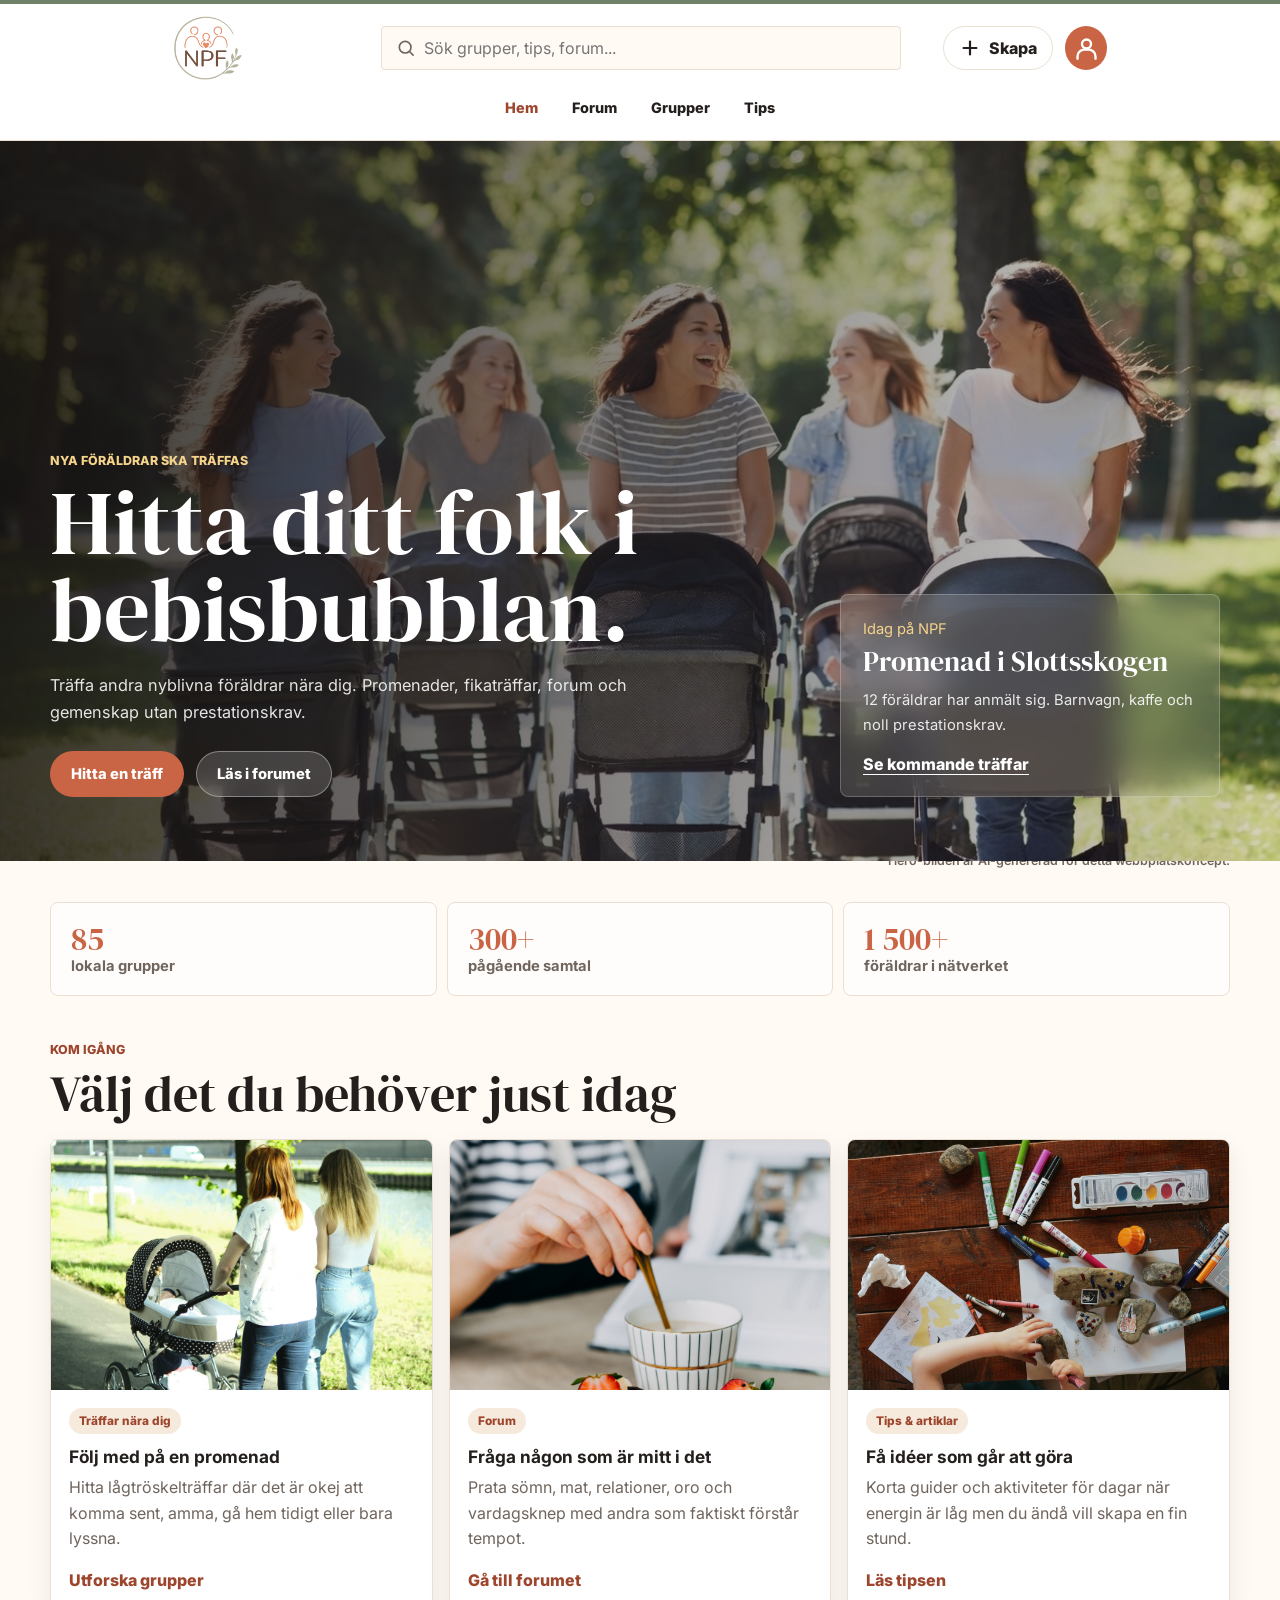
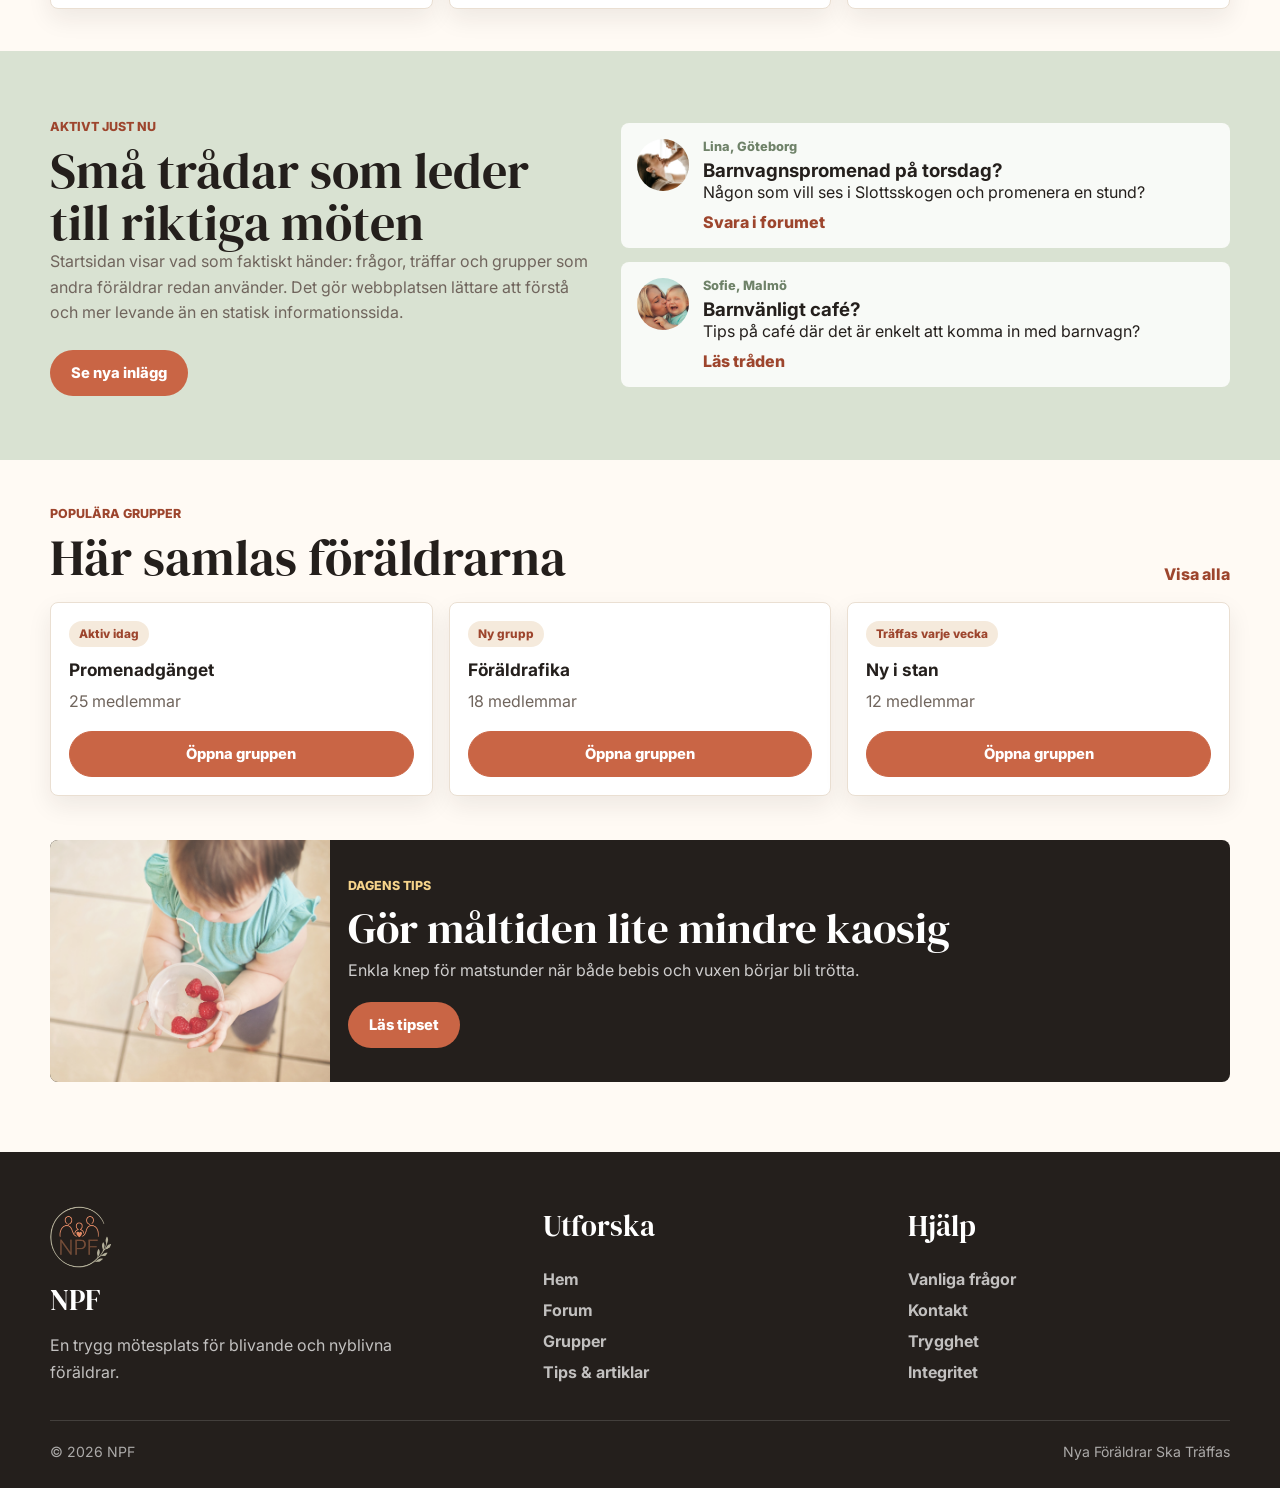
<file: index.html>
<!DOCTYPE html>
<html lang="sv">
<head>
  <meta charset="UTF-8">
  <meta name="viewport" content="width=device-width, initial-scale=1.0">
  <title>NPF - Nya föräldrar ska träffas</title>

  <link rel="preconnect" href="https://fonts.googleapis.com">
  <link rel="preconnect" href="https://fonts.gstatic.com" crossorigin>
  <link href="https://fonts.googleapis.com/css2?family=DM+Serif+Display&family=Inter:wght@400;500;600;700;800&display=swap" rel="stylesheet">

  <link rel="stylesheet" href="style.css">
</head>

<body class="home-page">

<header class="topbar">
  <a href="index.html" class="logo" aria-label="NPF startsida">
    <img src="images/LoggaNPF.png" alt="NPF logotyp">
  </a>

  <nav class="desktop-nav" aria-label="Huvudmeny">
    <a href="index.html" class="active">Hem</a>
    <a href="forum.html">Forum</a>
    <a href="grupper.html">Grupper</a>
    <a href="tips.html">Tips</a>
  </nav>

  <form class="header-search" action="forum.html">
    <label class="sr-only" for="site-search-home">Sök</label>
    <input type="search" id="site-search-home" name="q" placeholder="Sök grupper, tips, forum...">
  </form>

  <details class="mobile-menu">
    <summary aria-label="Öppna meny"><span></span><span></span><span></span></summary>
    <nav aria-label="Mobilmeny">
      <a href="index.html">Hem</a>
      <a href="forum.html">Forum</a>
      <a href="grupper.html">Grupper</a>
      <a href="tips.html">Tips</a>
      <a href="skapa-inlagg.html">Skapa inlägg</a>
      <a href="profil.html">Profil</a>
    </nav>
  </details>

  <nav class="nav-actions" aria-label="Snabbval">
    <a href="skapa-inlagg.html" class="create-action">
      <svg viewBox="0 0 24 24" aria-hidden="true"><path d="M12 5v14"></path><path d="M5 12h14"></path></svg>
      Skapa
    </a>
    <details class="mobile-search-popover">
      <summary class="icon-action" aria-label="Sök">
        <svg viewBox="0 0 24 24" aria-hidden="true">
          <circle cx="11" cy="11" r="6.5"></circle>
          <path d="m16 16 4.2 4.2"></path>
        </svg>
      </summary>
      <form class="mobile-search-dialog" action="forum.html">
        <label class="sr-only" for="quick-search">Sök</label>
        <input type="search" id="quick-search" name="q" placeholder="Sök grupper, tips, forum...">
        <button type="submit" class="button primary">Sök</button>
      </form>
    </details>
    <a href="profil.html" class="avatar-action" aria-label="Profil">
      <svg viewBox="0 0 24 24" aria-hidden="true"><circle cx="12" cy="8" r="4"></circle><path d="M4 21v-2a6 6 0 0 1 6-6h4a6 6 0 0 1 6 6v2"></path></svg>
    </a>
  </nav>
</header>

<main>
  <section class="hero hero-home" aria-labelledby="hero-title">
    <div class="hero-content">
      <span class="eyebrow">Nya föräldrar ska träffas</span>
      <h1 id="hero-title">Hitta ditt folk i bebisbubblan.</h1>
      <p>
        Träffa andra nyblivna föräldrar nära dig. Promenader, fikaträffar,
        forum och gemenskap utan prestationskrav.
      </p>

      <div class="hero-buttons">
        <a href="grupper.html" class="button primary">Hitta en träff</a>
        <a href="forum.html" class="button secondary">Läs i forumet</a>
      </div>
    </div>

    <aside class="hero-panel" aria-label="Aktuellt på NPF">
      <p class="panel-kicker">Idag på NPF</p>
      <h2>Promenad i Slottsskogen</h2>
      <p>12 föräldrar har anmält sig. Barnvagn, kaffe och noll prestationskrav.</p>
      <a href="grupp-promenad.html">Se kommande träffar</a>
    </aside>
  </section>

  <p class="image-credit">Hero-bilden är AI-genererad för detta webbplatskoncept.</p>

  <section class="intro-strip" aria-label="Kort information">
    <article>
      <strong>85</strong>
      <span>lokala grupper</span>
    </article>
    <article>
      <strong>300+</strong>
      <span>pågående samtal</span>
    </article>
    <article>
      <strong>1 500+</strong>
      <span>föräldrar i nätverket</span>
    </article>
  </section>

  <section class="home-section">
    <div class="section-header">
      <div>
        <span class="eyebrow">Kom igång</span>
        <h2>Välj det du behöver just idag</h2>
      </div>
    </div>

    <div class="feature-grid">
      <article class="feature-card">
        <img src="images/promenad.jpg" alt="Två föräldrar promenerar med barnvagn">
        <div>
          <span class="tag">Träffar nära dig</span>
          <h3>Följ med på en promenad</h3>
          <p>Hitta lågtröskelträffar där det är okej att komma sent, amma, gå hem tidigt eller bara lyssna.</p>
          <a href="grupper.html" class="text-link">Utforska grupper</a>
        </div>
      </article>

      <article class="feature-card">
        <img src="images/fika.jpg" alt="Fika på ett café">
        <div>
          <span class="tag">Forum</span>
          <h3>Fråga någon som är mitt i det</h3>
          <p>Prata sömn, mat, relationer, oro och vardagsknep med andra som faktiskt förstår tempot.</p>
          <a href="forum.html" class="text-link">Gå till forumet</a>
        </div>
      </article>

      <article class="feature-card">
        <img src="images/leksak.jpg" alt="Barn som pysslar vid ett bord">
        <div>
          <span class="tag">Tips & artiklar</span>
          <h3>Få idéer som går att göra</h3>
          <p>Korta guider och aktiviteter för dagar när energin är låg men du ändå vill skapa en fin stund.</p>
          <a href="tips.html" class="text-link">Läs tipsen</a>
        </div>
      </article>
    </div>
  </section>

  <section class="split-section">
    <div class="story-copy">
      <span class="eyebrow">Aktivt just nu</span>
      <h2>Små trådar som leder till riktiga möten</h2>
      <p>
        Startsidan visar vad som faktiskt händer: frågor, träffar och grupper
        som andra föräldrar redan använder. Det gör webbplatsen lättare att
        förstå och mer levande än en statisk informationssida.
      </p>
      <a href="forum.html" class="button primary">Se nya inlägg</a>
    </div>

    <div class="activity-stack">
      <article class="activity-card">
        <img src="images/Lina.jpg" alt="Profilbild på Lina" class="profile-img">
        <div>
          <p class="activity-meta">Lina, Göteborg</p>
          <h3>Barnvagnspromenad på torsdag?</h3>
          <p>Någon som vill ses i Slottsskogen och promenera en stund?</p>
          <a href="forum.html" class="text-link">Svara i forumet</a>
        </div>
      </article>

      <article class="activity-card">
        <img src="images/Sofie.jpg" alt="Profilbild på Sofie" class="profile-img">
        <div>
          <p class="activity-meta">Sofie, Malmö</p>
          <h3>Barnvänligt café?</h3>
          <p>Tips på café där det är enkelt att komma in med barnvagn?</p>
          <a href="forum.html" class="text-link">Läs tråden</a>
        </div>
      </article>
    </div>
  </section>

  <section class="home-section">
    <div class="section-header">
      <div>
        <span class="eyebrow">Populära grupper</span>
        <h2>Här samlas föräldrarna</h2>
      </div>
      <a href="grupper.html">Visa alla</a>
    </div>

    <div class="group-preview-grid">
      <article class="group-card home-group-card">
        <span class="group-status">Aktiv idag</span>
        <h3>Promenadgänget</h3>
        <p>25 medlemmar</p>
        <a href="grupp-promenad.html" class="button secondary">Öppna gruppen</a>
      </article>

      <article class="group-card home-group-card">
        <span class="group-status">Ny grupp</span>
        <h3>Föräldrafika</h3>
        <p>18 medlemmar</p>
        <a href="grupp-foraldrafika.html" class="button secondary">Öppna gruppen</a>
      </article>

      <article class="group-card home-group-card">
        <span class="group-status">Träffas varje vecka</span>
        <h3>Ny i stan</h3>
        <p>12 medlemmar</p>
        <a href="grupp-ny-i-stan.html" class="button secondary">Öppna gruppen</a>
      </article>
    </div>
  </section>

  <section class="daily-tip">
    <img src="images/mat.jpg" alt="Barn som håller en skål med hallon">
    <div class="tip-text">
      <span class="eyebrow">Dagens tips</span>
      <h2>Gör måltiden lite mindre kaosig</h2>
      <p>Enkla knep för matstunder när både bebis och vuxen börjar bli trötta.</p>
    </div>
    <a href="tips.html" class="button primary">Läs tipset</a>
  </section>
</main>

<footer class="site-footer">
  <div class="footer-main">
    <div class="footer-brand">
      <img src="images/LoggaNPF.png" alt="NPF logotyp">
      <h2>NPF</h2>
      <p>En trygg mötesplats för blivande och nyblivna föräldrar.</p>
    </div>

    <nav class="footer-column" aria-label="Utforska">
      <h3>Utforska</h3>
      <a href="index.html">Hem</a>
      <a href="forum.html">Forum</a>
      <a href="grupper.html">Grupper</a>
      <a href="tips.html">Tips & artiklar</a>
    </nav>

    <nav class="footer-column" aria-label="Hjälp">
      <h3>Hjälp</h3>
      <a href="tips.html">Vanliga frågor</a>
      <a href="profil.html">Kontakt</a>
      <a href="forum.html">Trygghet</a>
      <a href="profil.html">Integritet</a>
    </nav>
  </div>

  <div class="footer-bottom">
    <p>© 2026 NPF</p>
    <p>Nya Föräldrar Ska Träffas</p>
  </div>
</footer>

<nav class="bottom-nav" aria-label="Huvudmeny">
  <a href="index.html" class="active">Hem</a>
  <a href="forum.html">Forum</a>
  <a href="grupper.html">Grupper</a>
  <a href="tips.html">Tips</a>
  <a href="profil.html">Profil</a>
</nav>

</body>
</html>
</file>
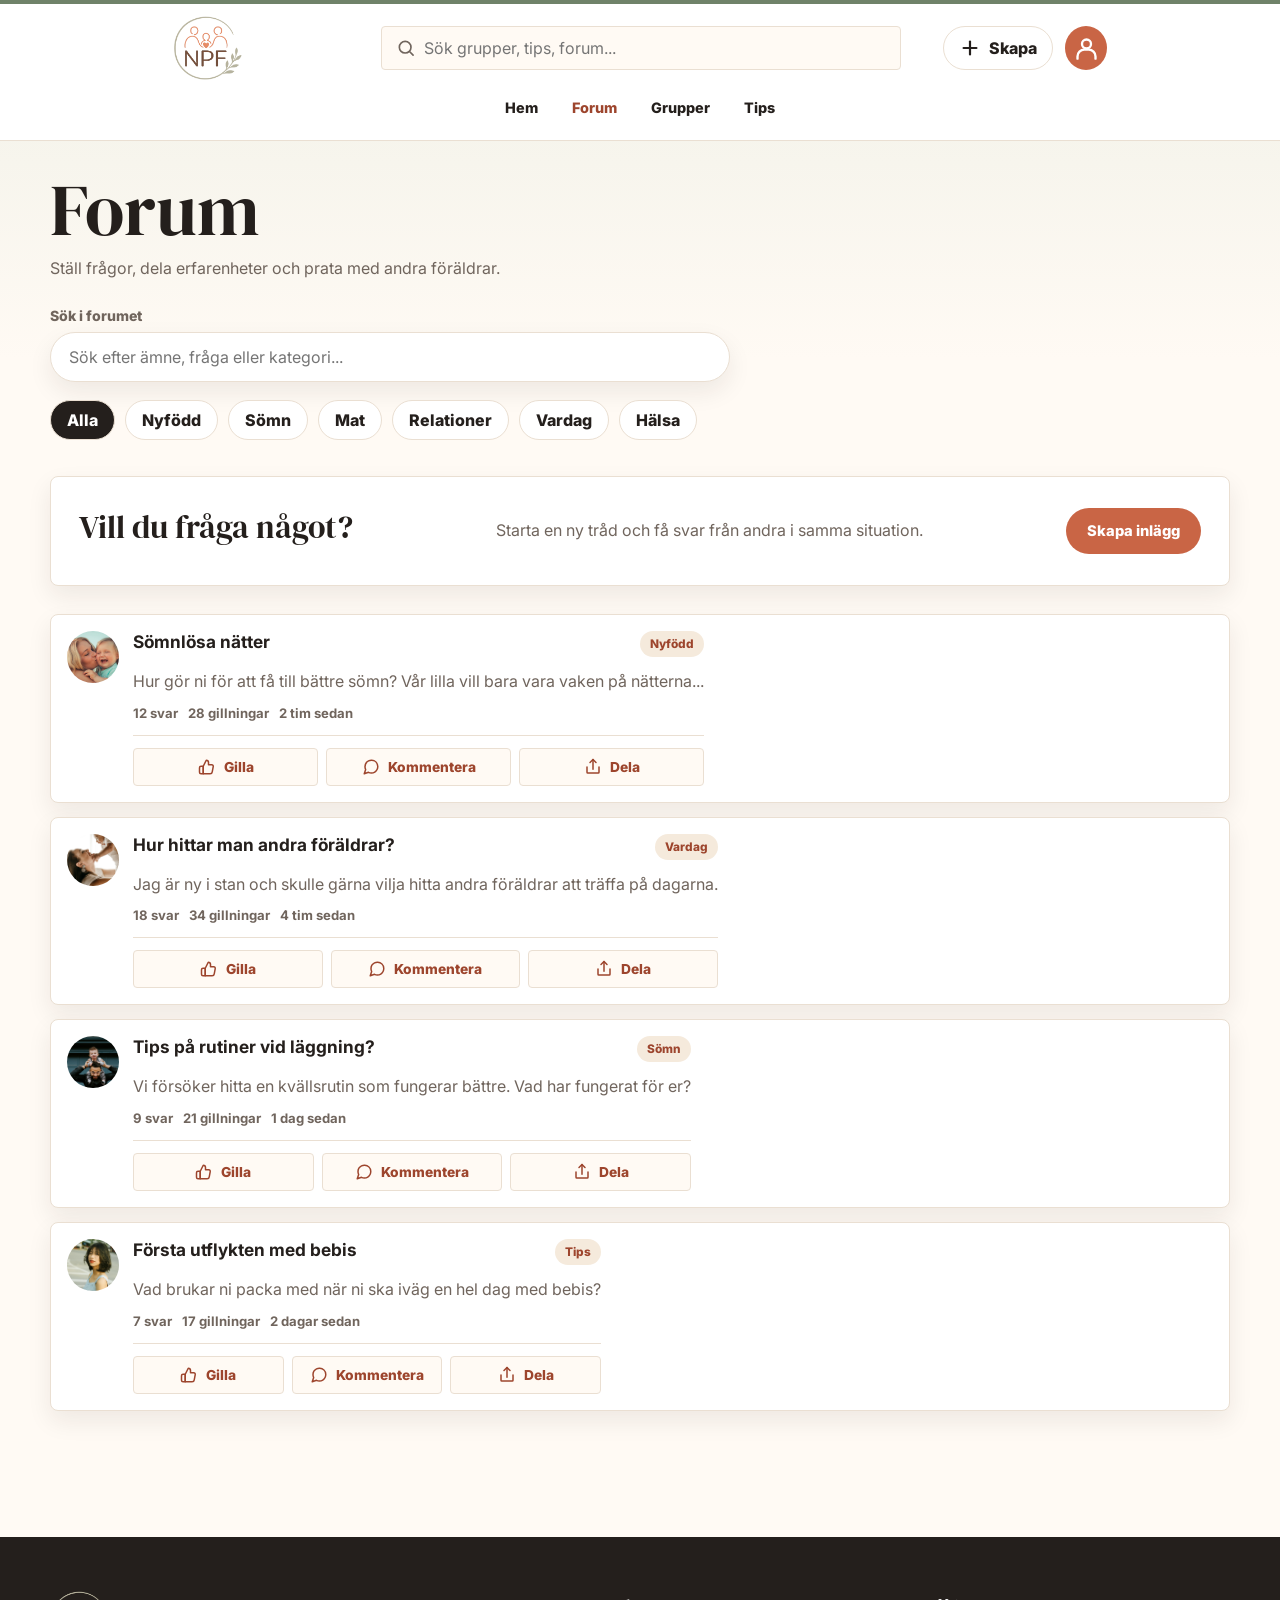
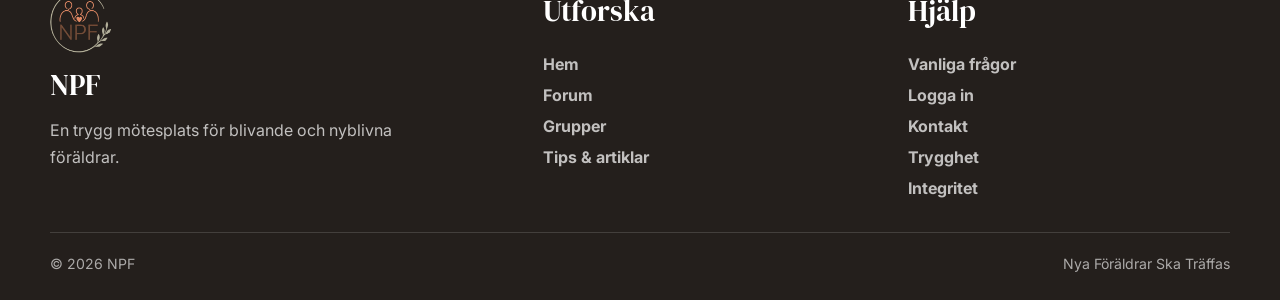
<file: forum.html>
<!DOCTYPE html>
<html lang="sv">
<head>
  <meta charset="UTF-8">
  <meta name="viewport" content="width=device-width, initial-scale=1.0">
  <title>Forum - NPF</title>

  <link rel="preconnect" href="https://fonts.googleapis.com">
  <link rel="preconnect" href="https://fonts.gstatic.com" crossorigin>
  <link href="https://fonts.googleapis.com/css2?family=DM+Serif+Display&family=Inter:wght@400;500;600;700&display=swap" rel="stylesheet">

  <link rel="stylesheet" href="style.css">
</head>

<body class="forum-page">

  <header class="topbar">
  <a href="index.html" class="logo">
    <img src="images/LoggaNPF.png" alt="NPF logotyp">
  </a>

  <nav class="desktop-nav" aria-label="Huvudmeny">
    <a href="index.html">Hem</a>
    <a href="forum.html" class="active">Forum</a>
    <a href="grupper.html">Grupper</a>
    <a href="tips.html">Tips</a>
  </nav>

  <form class="header-search" action="forum.html">
    <label class="sr-only" for="site-search-forum">Sök</label>
    <input type="search" id="site-search-forum" name="q" placeholder="Sök grupper, tips, forum...">
  </form>

  <details class="mobile-menu">
    <summary aria-label="Öppna meny"><span></span><span></span><span></span></summary>
    <nav aria-label="Mobilmeny">
      <a href="index.html">Hem</a>
      <a href="forum.html">Forum</a>
      <a href="grupper.html">Grupper</a>
      <a href="tips.html">Tips</a>
      <a href="skapa-inlagg.html">Skapa inlägg</a>
      <a href="profil.html">Profil</a>
    </nav>
  </details>

  <nav class="nav-actions" aria-label="Snabbval">
    <a href="skapa-inlagg.html" class="create-action">
      <svg viewBox="0 0 24 24" aria-hidden="true"><path d="M12 5v14"></path><path d="M5 12h14"></path></svg>
      Skapa
    </a>
    <details class="mobile-search-popover">
      <summary class="icon-action" aria-label="Sök">
        <svg viewBox="0 0 24 24" aria-hidden="true">
        <circle cx="11" cy="11" r="6.5"></circle>
        <path d="m16 16 4.2 4.2"></path>
      </svg>
      </summary>
      <form class="mobile-search-dialog" action="forum.html">
        <label class="sr-only" for="quick-search">Sök</label>
        <input type="search" id="quick-search" name="q" placeholder="Sök grupper, tips, forum...">
        <button type="submit" class="button primary">Sök</button>
      </form>
    </details>
    <a href="profil.html" class="avatar-action" aria-label="Profil">
      <svg viewBox="0 0 24 24" aria-hidden="true"><circle cx="12" cy="8" r="4"></circle><path d="M4 21v-2a6 6 0 0 1 6-6h4a6 6 0 0 1 6 6v2"></path></svg>
    </a>
  </nav>
</header>

  <main>

    <section class="page-heading">
      <h1>Forum</h1>
      <p>Ställ frågor, dela erfarenheter och prata med andra föräldrar.</p>
    </section>

    <section class="search-section">
      <label for="forum-search">Sök i forumet</label>
      <input type="search" id="forum-search" name="forum-search" placeholder="Sök efter ämne, fråga eller kategori...">
    </section>

    <section class="filter-section" aria-label="Filtrera foruminlägg">
      <button class="filter active">Alla</button>
      <button class="filter">Nyfödd</button>
      <button class="filter">Sömn</button>
      <button class="filter">Mat</button>
      <button class="filter">Relationer</button>
      <button class="filter">Vardag</button>
      <button class="filter">Hälsa</button>
    </section>

    <section class="create-post">
      <h2>Vill du fråga något?</h2>
      <p>Starta en ny tråd och få svar från andra i samma situation.</p>
      <a href="skapa-inlagg.html" class="button primary">Skapa inlägg</a>
    </section>

    <section class="forum-list">

      <article class="post-card">
        <img src="images/Sofie.jpg" alt="Profilbild på Sofie" class="profile-img">

        <div class="post-content">
          <div class="post-title-row">
            <h3>Sömnlösa nätter</h3>
            <span class="tag">Nyfödd</span>
          </div>

          <p>Hur gör ni för att få till bättre sömn? Vår lilla vill bara vara vaken på nätterna...</p>

          <div class="post-meta">
            <span>12 svar</span>
            <span>28 gillningar</span>
            <span>2 tim sedan</span>
          </div>

          <div class="post-actions">
            <button type="button"><svg viewBox="0 0 24 24" aria-hidden="true"><path d="M7 11v10H4a2 2 0 0 1-2-2v-6a2 2 0 0 1 2-2h3Z"></path><path d="M7 11 11 3a3 3 0 0 1 3 3v3h4.3a2 2 0 0 1 2 2.4l-1.3 7A3 3 0 0 1 16.1 21H7V11Z"></path></svg>Gilla</button>
            <a href="skapa-inlagg.html"><svg viewBox="0 0 24 24" aria-hidden="true"><path d="M21 11.5a8.4 8.4 0 0 1-.9 3.8 8.5 8.5 0 0 1-7.6 4.7 8.4 8.4 0 0 1-3.8-.9L3 21l1.9-5.7a8.4 8.4 0 0 1-.9-3.8 8.5 8.5 0 0 1 4.7-7.6 8.4 8.4 0 0 1 3.8-.9h.5a8.5 8.5 0 0 1 8 8v.5Z"></path></svg>Kommentera</a>
            <button type="button"><svg viewBox="0 0 24 24" aria-hidden="true"><path d="M4 12v7a1 1 0 0 0 1 1h14a1 1 0 0 0 1-1v-7"></path><path d="M16 6 12 2 8 6"></path><path d="M12 2v13"></path></svg>Dela</button>
          </div>
        </div>
      </article>

      <article class="post-card">
        <img src="images/Lina.jpg" alt="Profilbild på Lina" class="profile-img">

        <div class="post-content">
          <div class="post-title-row">
            <h3>Hur hittar man andra föräldrar?</h3>
            <span class="tag">Vardag</span>
          </div>

          <p>Jag är ny i stan och skulle gärna vilja hitta andra föräldrar att träffa på dagarna.</p>

          <div class="post-meta">
            <span>18 svar</span>
            <span>34 gillningar</span>
            <span>4 tim sedan</span>
          </div>

          <div class="post-actions">
            <button type="button"><svg viewBox="0 0 24 24" aria-hidden="true"><path d="M7 11v10H4a2 2 0 0 1-2-2v-6a2 2 0 0 1 2-2h3Z"></path><path d="M7 11 11 3a3 3 0 0 1 3 3v3h4.3a2 2 0 0 1 2 2.4l-1.3 7A3 3 0 0 1 16.1 21H7V11Z"></path></svg>Gilla</button>
            <a href="skapa-inlagg.html"><svg viewBox="0 0 24 24" aria-hidden="true"><path d="M21 11.5a8.4 8.4 0 0 1-.9 3.8 8.5 8.5 0 0 1-7.6 4.7 8.4 8.4 0 0 1-3.8-.9L3 21l1.9-5.7a8.4 8.4 0 0 1-.9-3.8 8.5 8.5 0 0 1 4.7-7.6 8.4 8.4 0 0 1 3.8-.9h.5a8.5 8.5 0 0 1 8 8v.5Z"></path></svg>Kommentera</a>
            <button type="button"><svg viewBox="0 0 24 24" aria-hidden="true"><path d="M4 12v7a1 1 0 0 0 1 1h14a1 1 0 0 0 1-1v-7"></path><path d="M16 6 12 2 8 6"></path><path d="M12 2v13"></path></svg>Dela</button>
          </div>
        </div>
      </article>

      <article class="post-card">
        <img src="images/leon.jpg" alt="Profilbild på Leon" class="profile-img">

        <div class="post-content">
          <div class="post-title-row">
            <h3>Tips på rutiner vid läggning?</h3>
            <span class="tag">Sömn</span>
          </div>

          <p>Vi försöker hitta en kvällsrutin som fungerar bättre. Vad har fungerat för er?</p>

          <div class="post-meta">
            <span>9 svar</span>
            <span>21 gillningar</span>
            <span>1 dag sedan</span>
          </div>

          <div class="post-actions">
            <button type="button"><svg viewBox="0 0 24 24" aria-hidden="true"><path d="M7 11v10H4a2 2 0 0 1-2-2v-6a2 2 0 0 1 2-2h3Z"></path><path d="M7 11 11 3a3 3 0 0 1 3 3v3h4.3a2 2 0 0 1 2 2.4l-1.3 7A3 3 0 0 1 16.1 21H7V11Z"></path></svg>Gilla</button>
            <a href="skapa-inlagg.html"><svg viewBox="0 0 24 24" aria-hidden="true"><path d="M21 11.5a8.4 8.4 0 0 1-.9 3.8 8.5 8.5 0 0 1-7.6 4.7 8.4 8.4 0 0 1-3.8-.9L3 21l1.9-5.7a8.4 8.4 0 0 1-.9-3.8 8.5 8.5 0 0 1 4.7-7.6 8.4 8.4 0 0 1 3.8-.9h.5a8.5 8.5 0 0 1 8 8v.5Z"></path></svg>Kommentera</a>
            <button type="button"><svg viewBox="0 0 24 24" aria-hidden="true"><path d="M4 12v7a1 1 0 0 0 1 1h14a1 1 0 0 0 1-1v-7"></path><path d="M16 6 12 2 8 6"></path><path d="M12 2v13"></path></svg>Dela</button>
          </div>
        </div>
      </article>

      <article class="post-card">
        <img src="images/Anna.jpg" alt="Profilbild på Anna" class="profile-img">

        <div class="post-content">
          <div class="post-title-row">
            <h3>Första utflykten med bebis</h3>
            <span class="tag">Tips</span>
          </div>

          <p>Vad brukar ni packa med när ni ska iväg en hel dag med bebis?</p>

          <div class="post-meta">
            <span>7 svar</span>
            <span>17 gillningar</span>
            <span>2 dagar sedan</span>
          </div>

          <div class="post-actions">
            <button type="button"><svg viewBox="0 0 24 24" aria-hidden="true"><path d="M7 11v10H4a2 2 0 0 1-2-2v-6a2 2 0 0 1 2-2h3Z"></path><path d="M7 11 11 3a3 3 0 0 1 3 3v3h4.3a2 2 0 0 1 2 2.4l-1.3 7A3 3 0 0 1 16.1 21H7V11Z"></path></svg>Gilla</button>
            <a href="skapa-inlagg.html"><svg viewBox="0 0 24 24" aria-hidden="true"><path d="M21 11.5a8.4 8.4 0 0 1-.9 3.8 8.5 8.5 0 0 1-7.6 4.7 8.4 8.4 0 0 1-3.8-.9L3 21l1.9-5.7a8.4 8.4 0 0 1-.9-3.8 8.5 8.5 0 0 1 4.7-7.6 8.4 8.4 0 0 1 3.8-.9h.5a8.5 8.5 0 0 1 8 8v.5Z"></path></svg>Kommentera</a>
            <button type="button"><svg viewBox="0 0 24 24" aria-hidden="true"><path d="M4 12v7a1 1 0 0 0 1 1h14a1 1 0 0 0 1-1v-7"></path><path d="M16 6 12 2 8 6"></path><path d="M12 2v13"></path></svg>Dela</button>
          </div>
        </div>
      </article>

    </section>

  </main>

  <nav class="bottom-nav" aria-label="Huvudmeny">
    <a href="index.html">Hem</a>
    <a href="forum.html" class="active">Forum</a>
    <a href="grupper.html">Grupper</a>
    <a href="tips.html">Tips</a>
    <a href="profil.html">Profil</a>
  </nav>
<footer class="site-footer">
  <div class="footer-main">
    <div class="footer-brand">
      <img src="images/LoggaNPF.png" alt="NPF logotyp">
      <h2>NPF</h2>
      <p>En trygg mötesplats för blivande och nyblivna föräldrar.</p>

    </div>

    <nav class="footer-column" aria-label="Utforska">
      <h3>Utforska</h3>
      <a href="index.html">Hem</a>
      <a href="forum.html">Forum</a>
      <a href="grupper.html">Grupper</a>
      <a href="tips.html">Tips & artiklar</a>
    </nav>

    <nav class="footer-column" aria-label="Hjälp">
      <h3>Hjälp</h3>
      <a href="tips.html">Vanliga frågor</a>
      <a href="login.html">Logga in</a>
      <a href="profil.html">Kontakt</a>
      <a href="forum.html">Trygghet</a>
      <a href="profil.html">Integritet</a>
    </nav>
  </div>

  <div class="footer-bottom">
    <p>© 2026 NPF</p>
    <p>Nya Föräldrar Ska Träffas</p>
  </div>
</footer>
</body>
</html>
</file>
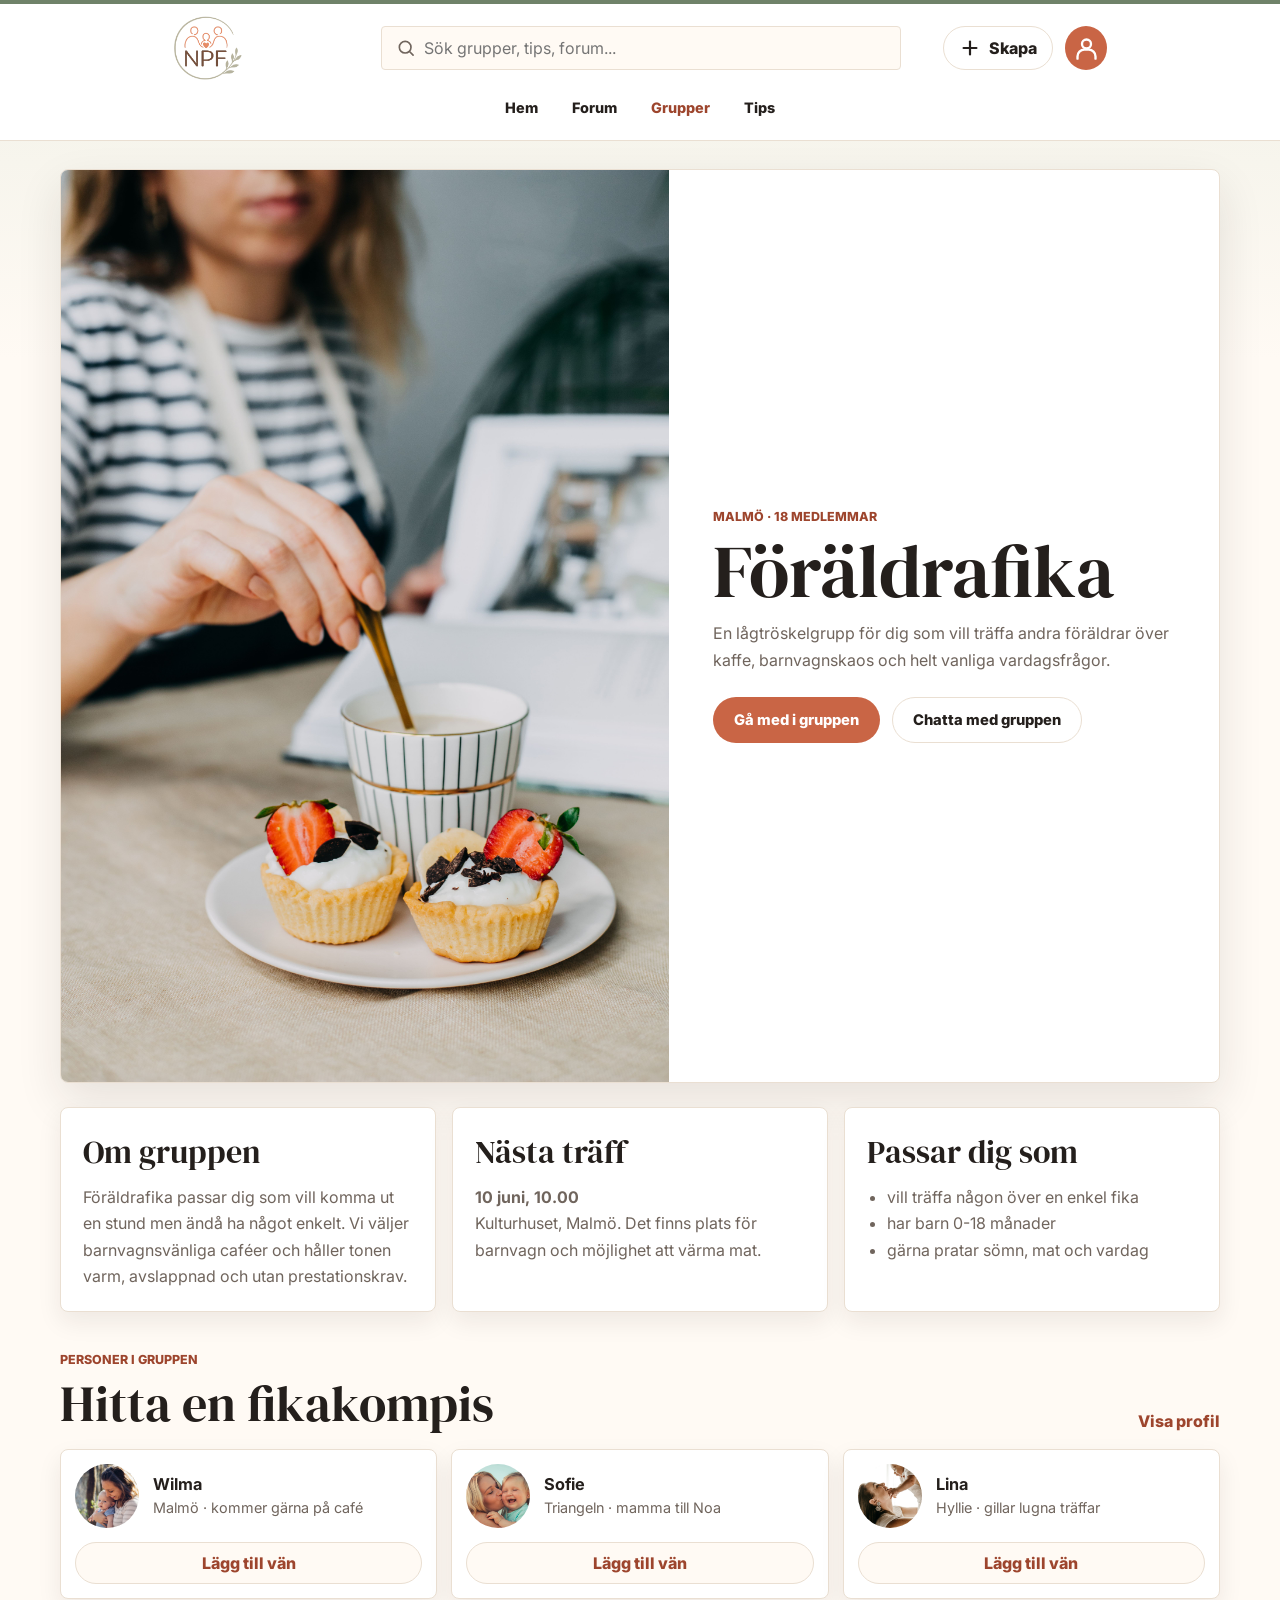
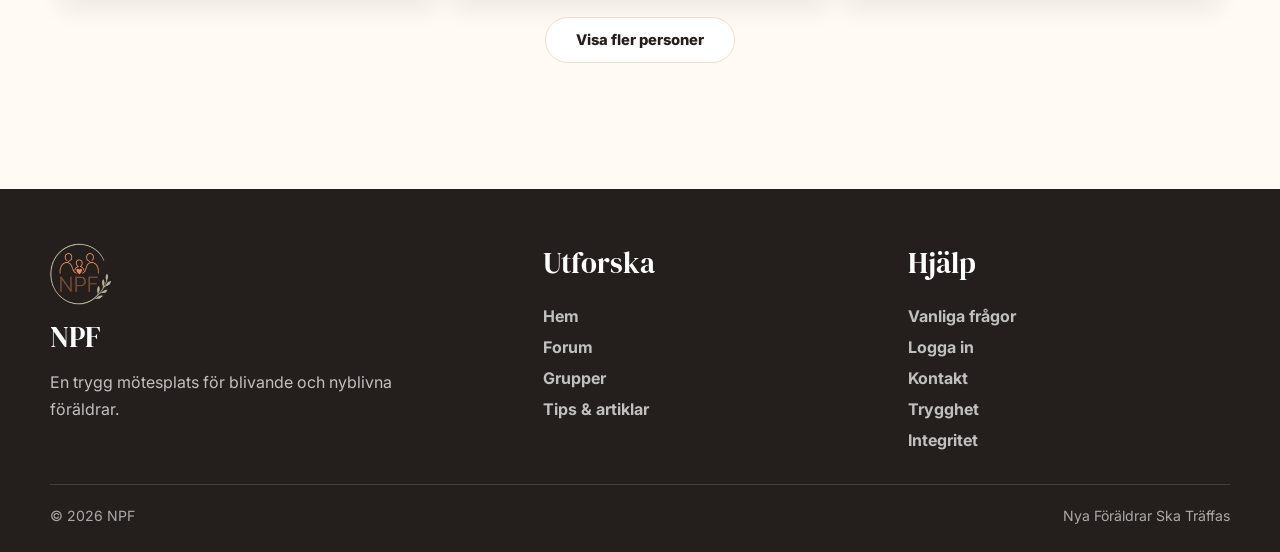
<file: grupp-foraldrafika.html>
<!DOCTYPE html>
<html lang="sv">
<head>
  <meta charset="UTF-8">
  <meta name="viewport" content="width=device-width, initial-scale=1.0">
  <title>Föräldrafika - NPF</title>

  <link rel="preconnect" href="https://fonts.googleapis.com">
  <link rel="preconnect" href="https://fonts.gstatic.com" crossorigin>
  <link href="https://fonts.googleapis.com/css2?family=DM+Serif+Display&family=Inter:wght@400;500;600;700;800&display=swap" rel="stylesheet">

  <link rel="stylesheet" href="style.css">
</head>

<body>

<header class="topbar">
  <a href="index.html" class="logo" aria-label="NPF startsida">
    <img src="images/LoggaNPF.png" alt="NPF logotyp">
  </a>

  <nav class="desktop-nav" aria-label="Huvudmeny">
    <a href="index.html">Hem</a>
    <a href="forum.html">Forum</a>
    <a href="grupper.html" class="active">Grupper</a>
    <a href="tips.html">Tips</a>
  </nav>

  <form class="header-search" action="forum.html">
    <label class="sr-only" for="site-search-fika-detail">Sök</label>
    <input type="search" id="site-search-fika-detail" name="q" placeholder="Sök grupper, tips, forum...">
  </form>

  <details class="mobile-menu">
    <summary aria-label="Öppna meny"><span></span><span></span><span></span></summary>
    <nav aria-label="Mobilmeny">
      <a href="index.html">Hem</a>
      <a href="forum.html">Forum</a>
      <a href="grupper.html">Grupper</a>
      <a href="tips.html">Tips</a>
      <a href="skapa-inlagg.html">Skapa inlägg</a>
      <a href="profil.html">Profil</a>
    </nav>
  </details>

  <nav class="nav-actions" aria-label="Snabbval">
    <a href="skapa-inlagg.html" class="create-action">
      <svg viewBox="0 0 24 24" aria-hidden="true"><path d="M12 5v14"></path><path d="M5 12h14"></path></svg>
      Skapa
    </a>
    <details class="mobile-search-popover">
      <summary class="icon-action" aria-label="Sök">
        <svg viewBox="0 0 24 24" aria-hidden="true">
        <circle cx="11" cy="11" r="6.5"></circle>
        <path d="m16 16 4.2 4.2"></path>
      </svg>
      </summary>
      <form class="mobile-search-dialog" action="forum.html">
        <label class="sr-only" for="quick-search">Sök</label>
        <input type="search" id="quick-search" name="q" placeholder="Sök grupper, tips, forum...">
        <button type="submit" class="button primary">Sök</button>
      </form>
    </details>
    <a href="profil.html" class="avatar-action" aria-label="Profil">
      <svg viewBox="0 0 24 24" aria-hidden="true"><circle cx="12" cy="8" r="4"></circle><path d="M4 21v-2a6 6 0 0 1 6-6h4a6 6 0 0 1 6 6v2"></path></svg>
    </a>
  </nav>
</header>

<main>
  <section class="group-hero">
    <img src="images/fika.jpg" alt="Fika med kaffe och bakelse">
    <div class="group-hero-content">
      <span class="eyebrow">Malmö · 18 medlemmar</span>
      <h1>Föräldrafika</h1>
      <p>En lågtröskelgrupp för dig som vill träffa andra föräldrar över kaffe, barnvagnskaos och helt vanliga vardagsfrågor.</p>
      <div class="hero-buttons">
        <a href="grupp-foraldrafika.html" class="button primary">Gå med i gruppen</a>
        <a href="forum.html" class="button secondary">Chatta med gruppen</a>
      </div>
    </div>
  </section>

  <section class="detail-grid">
    <article class="detail-card">
      <h2>Om gruppen</h2>
      <p>Föräldrafika passar dig som vill komma ut en stund men ändå ha något enkelt. Vi väljer barnvagnsvänliga caféer och håller tonen varm, avslappnad och utan prestationskrav.</p>
    </article>

    <article class="detail-card">
      <h2>Nästa träff</h2>
      <p><strong>10 juni, 10.00</strong></p>
      <p>Kulturhuset, Malmö. Det finns plats för barnvagn och möjlighet att värma mat.</p>
    </article>

    <article class="detail-card">
      <h2>Passar dig som</h2>
      <ul>
        <li>vill träffa någon över en enkel fika</li>
        <li>har barn 0-18 månader</li>
        <li>gärna pratar sömn, mat och vardag</li>
      </ul>
    </article>
  </section>

  <section class="people-section">
    <div class="section-header">
      <div>
        <span class="eyebrow">Personer i gruppen</span>
        <h2>Hitta en fikakompis</h2>
      </div>
      <a href="profil.html">Visa profil</a>
    </div>

    <div class="people-grid">
      <article class="person-card">
        <img src="images/wilma.jpg" alt="Profilbild på Wilma">
        <div>
          <h3>Wilma</h3>
          <p>Malmö · kommer gärna på café</p>
        </div>
        <button type="button">Lägg till vän</button>
      </article>

      <article class="person-card">
        <img src="images/Sofie.jpg" alt="Profilbild på Sofie">
        <div>
          <h3>Sofie</h3>
          <p>Triangeln · mamma till Noa</p>
        </div>
        <button type="button">Lägg till vän</button>
      </article>

      <article class="person-card">
        <img src="images/Lina.jpg" alt="Profilbild på Lina">
        <div>
          <h3>Lina</h3>
          <p>Hyllie · gillar lugna träffar</p>
        </div>
        <button type="button">Lägg till vän</button>
      </article>
    </div>

    <div class="people-more">
      <button type="button" class="button secondary">Visa fler personer</button>
    </div>
  </section>
</main>

<footer class="site-footer">
  <div class="footer-main">
    <div class="footer-brand">
      <img src="images/LoggaNPF.png" alt="NPF logotyp">
      <h2>NPF</h2>
      <p>En trygg mötesplats för blivande och nyblivna föräldrar.</p>
    </div>
    <nav class="footer-column" aria-label="Utforska">
      <h3>Utforska</h3>
      <a href="index.html">Hem</a>
      <a href="forum.html">Forum</a>
      <a href="grupper.html">Grupper</a>
      <a href="tips.html">Tips & artiklar</a>
    </nav>
    <nav class="footer-column" aria-label="Hjälp">
      <h3>Hjälp</h3>
      <a href="tips.html">Vanliga frågor</a>
      <a href="login.html">Logga in</a>
      <a href="profil.html">Kontakt</a>
      <a href="forum.html">Trygghet</a>
      <a href="profil.html">Integritet</a>
    </nav>
  </div>
  <div class="footer-bottom">
    <p>© 2026 NPF</p>
    <p>Nya Föräldrar Ska Träffas</p>
  </div>
</footer>

<nav class="bottom-nav" aria-label="Huvudmeny">
  <a href="index.html">Hem</a>
  <a href="forum.html">Forum</a>
  <a href="grupper.html" class="active">Grupper</a>
  <a href="tips.html">Tips</a>
  <a href="profil.html">Profil</a>
</nav>

</body>
</html>
</file>
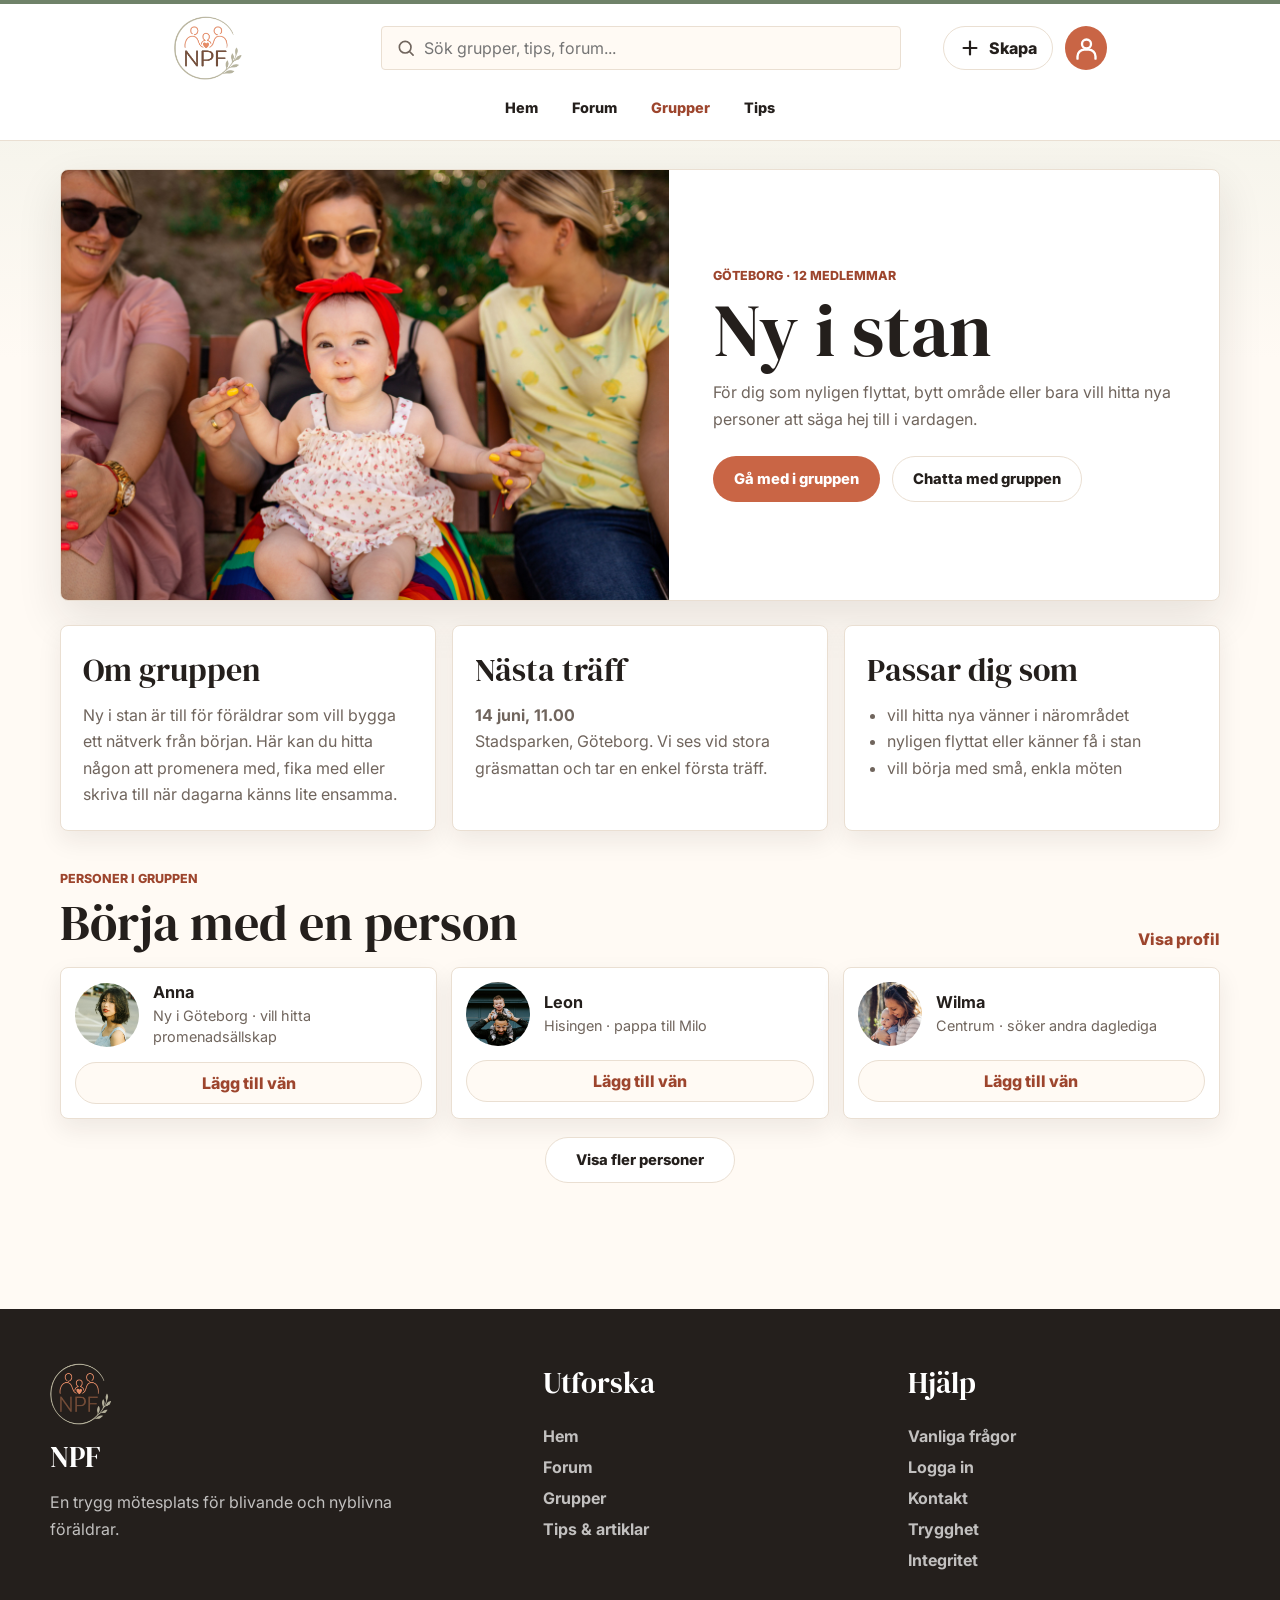
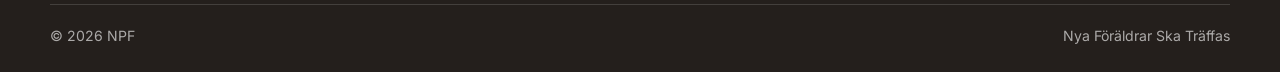
<file: grupp-ny-i-stan.html>
<!DOCTYPE html>
<html lang="sv">
<head>
  <meta charset="UTF-8">
  <meta name="viewport" content="width=device-width, initial-scale=1.0">
  <title>Ny i stan - NPF</title>

  <link rel="preconnect" href="https://fonts.googleapis.com">
  <link rel="preconnect" href="https://fonts.gstatic.com" crossorigin>
  <link href="https://fonts.googleapis.com/css2?family=DM+Serif+Display&family=Inter:wght@400;500;600;700;800&display=swap" rel="stylesheet">

  <link rel="stylesheet" href="style.css">
</head>

<body>

<header class="topbar">
  <a href="index.html" class="logo" aria-label="NPF startsida">
    <img src="images/LoggaNPF.png" alt="NPF logotyp">
  </a>

  <nav class="desktop-nav" aria-label="Huvudmeny">
    <a href="index.html">Hem</a>
    <a href="forum.html">Forum</a>
    <a href="grupper.html" class="active">Grupper</a>
    <a href="tips.html">Tips</a>
  </nav>

  <form class="header-search" action="forum.html">
    <label class="sr-only" for="site-search-new-detail">Sök</label>
    <input type="search" id="site-search-new-detail" name="q" placeholder="Sök grupper, tips, forum...">
  </form>

  <details class="mobile-menu">
    <summary aria-label="Öppna meny"><span></span><span></span><span></span></summary>
    <nav aria-label="Mobilmeny">
      <a href="index.html">Hem</a>
      <a href="forum.html">Forum</a>
      <a href="grupper.html">Grupper</a>
      <a href="tips.html">Tips</a>
      <a href="skapa-inlagg.html">Skapa inlägg</a>
      <a href="profil.html">Profil</a>
    </nav>
  </details>

  <nav class="nav-actions" aria-label="Snabbval">
    <a href="skapa-inlagg.html" class="create-action">
      <svg viewBox="0 0 24 24" aria-hidden="true"><path d="M12 5v14"></path><path d="M5 12h14"></path></svg>
      Skapa
    </a>
    <details class="mobile-search-popover">
      <summary class="icon-action" aria-label="Sök">
        <svg viewBox="0 0 24 24" aria-hidden="true">
        <circle cx="11" cy="11" r="6.5"></circle>
        <path d="m16 16 4.2 4.2"></path>
      </svg>
      </summary>
      <form class="mobile-search-dialog" action="forum.html">
        <label class="sr-only" for="quick-search">Sök</label>
        <input type="search" id="quick-search" name="q" placeholder="Sök grupper, tips, forum...">
        <button type="submit" class="button primary">Sök</button>
      </form>
    </details>
    <a href="profil.html" class="avatar-action" aria-label="Profil">
      <svg viewBox="0 0 24 24" aria-hidden="true"><circle cx="12" cy="8" r="4"></circle><path d="M4 21v-2a6 6 0 0 1 6-6h4a6 6 0 0 1 6 6v2"></path></svg>
    </a>
  </nav>
</header>

<main>
  <section class="group-hero">
    <img src="images/bebisgrupp.jpg" alt="Föräldrar som sitter tillsammans med en bebis">
    <div class="group-hero-content">
      <span class="eyebrow">Göteborg · 12 medlemmar</span>
      <h1>Ny i stan</h1>
      <p>För dig som nyligen flyttat, bytt område eller bara vill hitta nya personer att säga hej till i vardagen.</p>
      <div class="hero-buttons">
        <a href="grupp-ny-i-stan.html" class="button primary">Gå med i gruppen</a>
        <a href="forum.html" class="button secondary">Chatta med gruppen</a>
      </div>
    </div>
  </section>

  <section class="detail-grid">
    <article class="detail-card">
      <h2>Om gruppen</h2>
      <p>Ny i stan är till för föräldrar som vill bygga ett nätverk från början. Här kan du hitta någon att promenera med, fika med eller skriva till när dagarna känns lite ensamma.</p>
    </article>

    <article class="detail-card">
      <h2>Nästa träff</h2>
      <p><strong>14 juni, 11.00</strong></p>
      <p>Stadsparken, Göteborg. Vi ses vid stora gräsmattan och tar en enkel första träff.</p>
    </article>

    <article class="detail-card">
      <h2>Passar dig som</h2>
      <ul>
        <li>vill hitta nya vänner i närområdet</li>
        <li>nyligen flyttat eller känner få i stan</li>
        <li>vill börja med små, enkla möten</li>
      </ul>
    </article>
  </section>

  <section class="people-section">
    <div class="section-header">
      <div>
        <span class="eyebrow">Personer i gruppen</span>
        <h2>Börja med en person</h2>
      </div>
      <a href="profil.html">Visa profil</a>
    </div>

    <div class="people-grid">
      <article class="person-card">
        <img src="images/Anna.jpg" alt="Profilbild på Anna">
        <div>
          <h3>Anna</h3>
          <p>Ny i Göteborg · vill hitta promenadsällskap</p>
        </div>
        <button type="button">Lägg till vän</button>
      </article>

      <article class="person-card">
        <img src="images/leon.jpg" alt="Profilbild på Leon">
        <div>
          <h3>Leon</h3>
          <p>Hisingen · pappa till Milo</p>
        </div>
        <button type="button">Lägg till vän</button>
      </article>

      <article class="person-card">
        <img src="images/wilma.jpg" alt="Profilbild på Wilma">
        <div>
          <h3>Wilma</h3>
          <p>Centrum · söker andra daglediga</p>
        </div>
        <button type="button">Lägg till vän</button>
      </article>
    </div>

    <div class="people-more">
      <button type="button" class="button secondary">Visa fler personer</button>
    </div>
  </section>
</main>

<footer class="site-footer">
  <div class="footer-main">
    <div class="footer-brand">
      <img src="images/LoggaNPF.png" alt="NPF logotyp">
      <h2>NPF</h2>
      <p>En trygg mötesplats för blivande och nyblivna föräldrar.</p>
    </div>
    <nav class="footer-column" aria-label="Utforska">
      <h3>Utforska</h3>
      <a href="index.html">Hem</a>
      <a href="forum.html">Forum</a>
      <a href="grupper.html">Grupper</a>
      <a href="tips.html">Tips & artiklar</a>
    </nav>
    <nav class="footer-column" aria-label="Hjälp">
      <h3>Hjälp</h3>
      <a href="tips.html">Vanliga frågor</a>
      <a href="login.html">Logga in</a>
      <a href="profil.html">Kontakt</a>
      <a href="forum.html">Trygghet</a>
      <a href="profil.html">Integritet</a>
    </nav>
  </div>
  <div class="footer-bottom">
    <p>© 2026 NPF</p>
    <p>Nya Föräldrar Ska Träffas</p>
  </div>
</footer>

<nav class="bottom-nav" aria-label="Huvudmeny">
  <a href="index.html">Hem</a>
  <a href="forum.html">Forum</a>
  <a href="grupper.html" class="active">Grupper</a>
  <a href="tips.html">Tips</a>
  <a href="profil.html">Profil</a>
</nav>

</body>
</html>
</file>
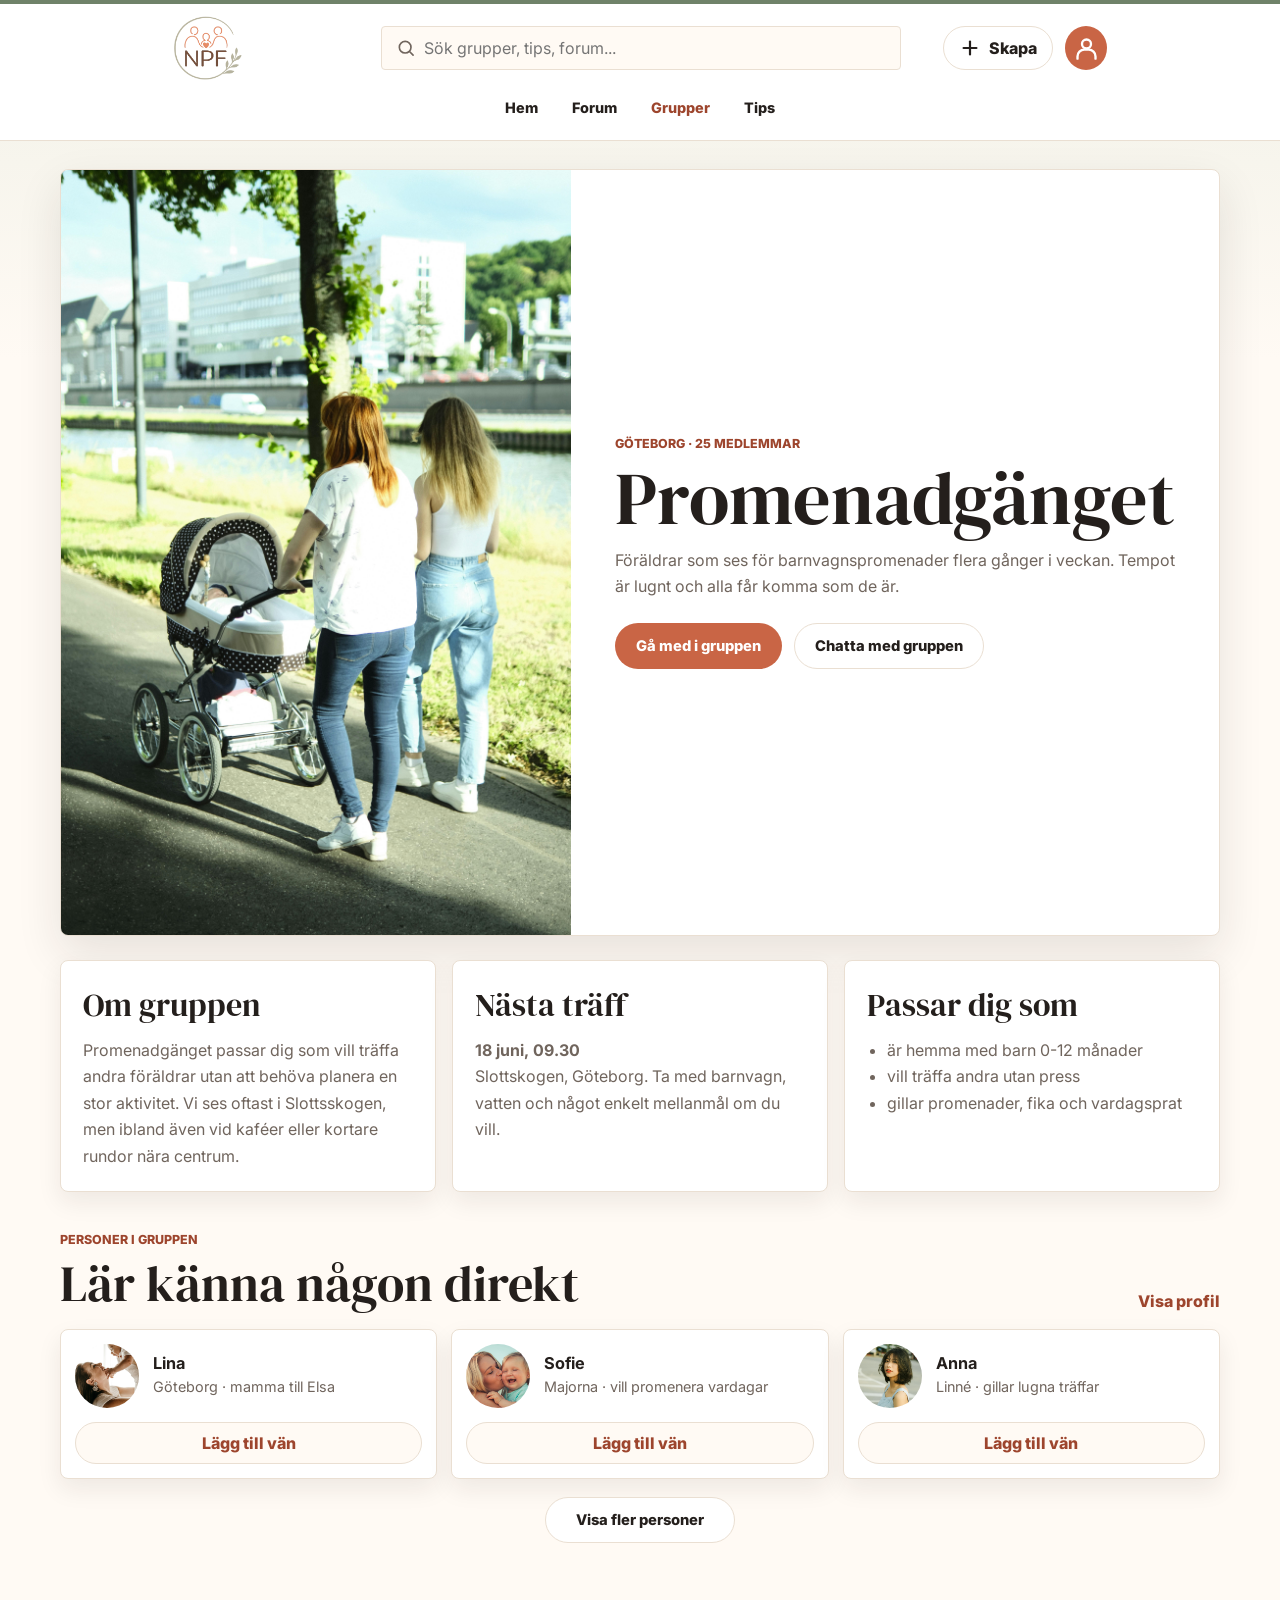
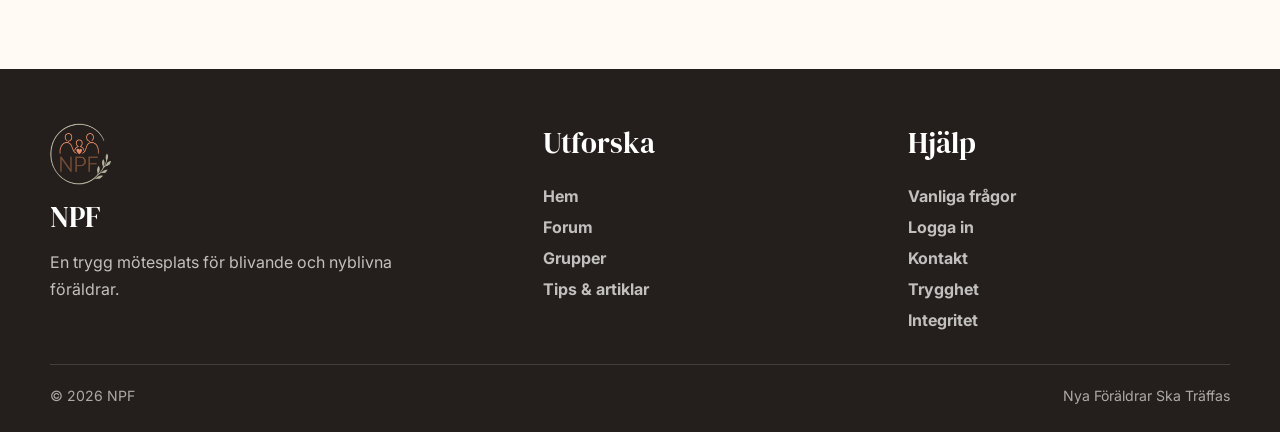
<file: grupp-promenad.html>
<!DOCTYPE html>
<html lang="sv">
<head>
  <meta charset="UTF-8">
  <meta name="viewport" content="width=device-width, initial-scale=1.0">
  <title>Promenadgänget - NPF</title>

  <link rel="preconnect" href="https://fonts.googleapis.com">
  <link rel="preconnect" href="https://fonts.gstatic.com" crossorigin>
  <link href="https://fonts.googleapis.com/css2?family=DM+Serif+Display&family=Inter:wght@400;500;600;700;800&display=swap" rel="stylesheet">

  <link rel="stylesheet" href="style.css">
</head>

<body>

<header class="topbar">
  <a href="index.html" class="logo" aria-label="NPF startsida">
    <img src="images/LoggaNPF.png" alt="NPF logotyp">
  </a>

  <nav class="desktop-nav" aria-label="Huvudmeny">
    <a href="index.html">Hem</a>
    <a href="forum.html">Forum</a>
    <a href="grupper.html" class="active">Grupper</a>
    <a href="tips.html">Tips</a>
  </nav>

  <form class="header-search" action="forum.html">
    <label class="sr-only" for="site-search-group-detail">Sök</label>
    <input type="search" id="site-search-group-detail" name="q" placeholder="Sök grupper, tips, forum...">
  </form>

  <details class="mobile-menu">
    <summary aria-label="Öppna meny"><span></span><span></span><span></span></summary>
    <nav aria-label="Mobilmeny">
      <a href="index.html">Hem</a>
      <a href="forum.html">Forum</a>
      <a href="grupper.html">Grupper</a>
      <a href="tips.html">Tips</a>
      <a href="skapa-inlagg.html">Skapa inlägg</a>
      <a href="profil.html">Profil</a>
    </nav>
  </details>

  <nav class="nav-actions" aria-label="Snabbval">
    <a href="skapa-inlagg.html" class="create-action">
      <svg viewBox="0 0 24 24" aria-hidden="true"><path d="M12 5v14"></path><path d="M5 12h14"></path></svg>
      Skapa
    </a>
    <details class="mobile-search-popover">
      <summary class="icon-action" aria-label="Sök">
        <svg viewBox="0 0 24 24" aria-hidden="true">
        <circle cx="11" cy="11" r="6.5"></circle>
        <path d="m16 16 4.2 4.2"></path>
      </svg>
      </summary>
      <form class="mobile-search-dialog" action="forum.html">
        <label class="sr-only" for="quick-search">Sök</label>
        <input type="search" id="quick-search" name="q" placeholder="Sök grupper, tips, forum...">
        <button type="submit" class="button primary">Sök</button>
      </form>
    </details>
    <a href="profil.html" class="avatar-action" aria-label="Profil">
      <svg viewBox="0 0 24 24" aria-hidden="true"><circle cx="12" cy="8" r="4"></circle><path d="M4 21v-2a6 6 0 0 1 6-6h4a6 6 0 0 1 6 6v2"></path></svg>
    </a>
  </nav>
</header>

<main>
  <section class="group-hero">
    <img src="images/promenad.jpg" alt="Två föräldrar promenerar med barnvagn">
    <div class="group-hero-content">
      <span class="eyebrow">Göteborg · 25 medlemmar</span>
      <h1>Promenadgänget</h1>
      <p>Föräldrar som ses för barnvagnspromenader flera gånger i veckan. Tempot är lugnt och alla får komma som de är.</p>
      <div class="hero-buttons">
        <a href="grupp-promenad.html" class="button primary">Gå med i gruppen</a>
        <a href="forum.html" class="button secondary">Chatta med gruppen</a>
      </div>
    </div>
  </section>

  <section class="detail-grid">
    <article class="detail-card">
      <h2>Om gruppen</h2>
      <p>Promenadgänget passar dig som vill träffa andra föräldrar utan att behöva planera en stor aktivitet. Vi ses oftast i Slottsskogen, men ibland även vid kaféer eller kortare rundor nära centrum.</p>
    </article>

    <article class="detail-card">
      <h2>Nästa träff</h2>
      <p><strong>18 juni, 09.30</strong></p>
      <p>Slottskogen, Göteborg. Ta med barnvagn, vatten och något enkelt mellanmål om du vill.</p>
    </article>

    <article class="detail-card">
      <h2>Passar dig som</h2>
      <ul>
        <li>är hemma med barn 0-12 månader</li>
        <li>vill träffa andra utan press</li>
        <li>gillar promenader, fika och vardagsprat</li>
      </ul>
    </article>
  </section>

  <section class="people-section">
    <div class="section-header">
      <div>
        <span class="eyebrow">Personer i gruppen</span>
        <h2>Lär känna någon direkt</h2>
      </div>
      <a href="profil.html">Visa profil</a>
    </div>

    <div class="people-grid">
      <article class="person-card">
        <img src="images/Lina.jpg" alt="Profilbild på Lina">
        <div>
          <h3>Lina</h3>
          <p>Göteborg · mamma till Elsa</p>
        </div>
        <button type="button">Lägg till vän</button>
      </article>

      <article class="person-card">
        <img src="images/Sofie.jpg" alt="Profilbild på Sofie">
        <div>
          <h3>Sofie</h3>
          <p>Majorna · vill promenera vardagar</p>
        </div>
        <button type="button">Lägg till vän</button>
      </article>

      <article class="person-card">
        <img src="images/Anna.jpg" alt="Profilbild på Anna">
        <div>
          <h3>Anna</h3>
          <p>Linné · gillar lugna träffar</p>
        </div>
        <button type="button">Lägg till vän</button>
      </article>
    </div>

    <div class="people-more">
      <button type="button" class="button secondary">Visa fler personer</button>
    </div>
  </section>
</main>

<footer class="site-footer">
  <div class="footer-main">
    <div class="footer-brand">
      <img src="images/LoggaNPF.png" alt="NPF logotyp">
      <h2>NPF</h2>
      <p>En trygg mötesplats för blivande och nyblivna föräldrar.</p>
    </div>
    <nav class="footer-column" aria-label="Utforska">
      <h3>Utforska</h3>
      <a href="index.html">Hem</a>
      <a href="forum.html">Forum</a>
      <a href="grupper.html">Grupper</a>
      <a href="tips.html">Tips & artiklar</a>
    </nav>
    <nav class="footer-column" aria-label="Hjälp">
      <h3>Hjälp</h3>
      <a href="tips.html">Vanliga frågor</a>
      <a href="login.html">Logga in</a>
      <a href="profil.html">Kontakt</a>
      <a href="forum.html">Trygghet</a>
      <a href="profil.html">Integritet</a>
    </nav>
  </div>
  <div class="footer-bottom">
    <p>© 2026 NPF</p>
    <p>Nya Föräldrar Ska Träffas</p>
  </div>
</footer>

<nav class="bottom-nav" aria-label="Huvudmeny">
  <a href="index.html">Hem</a>
  <a href="forum.html">Forum</a>
  <a href="grupper.html" class="active">Grupper</a>
  <a href="tips.html">Tips</a>
  <a href="profil.html">Profil</a>
</nav>

</body>
</html>
</file>
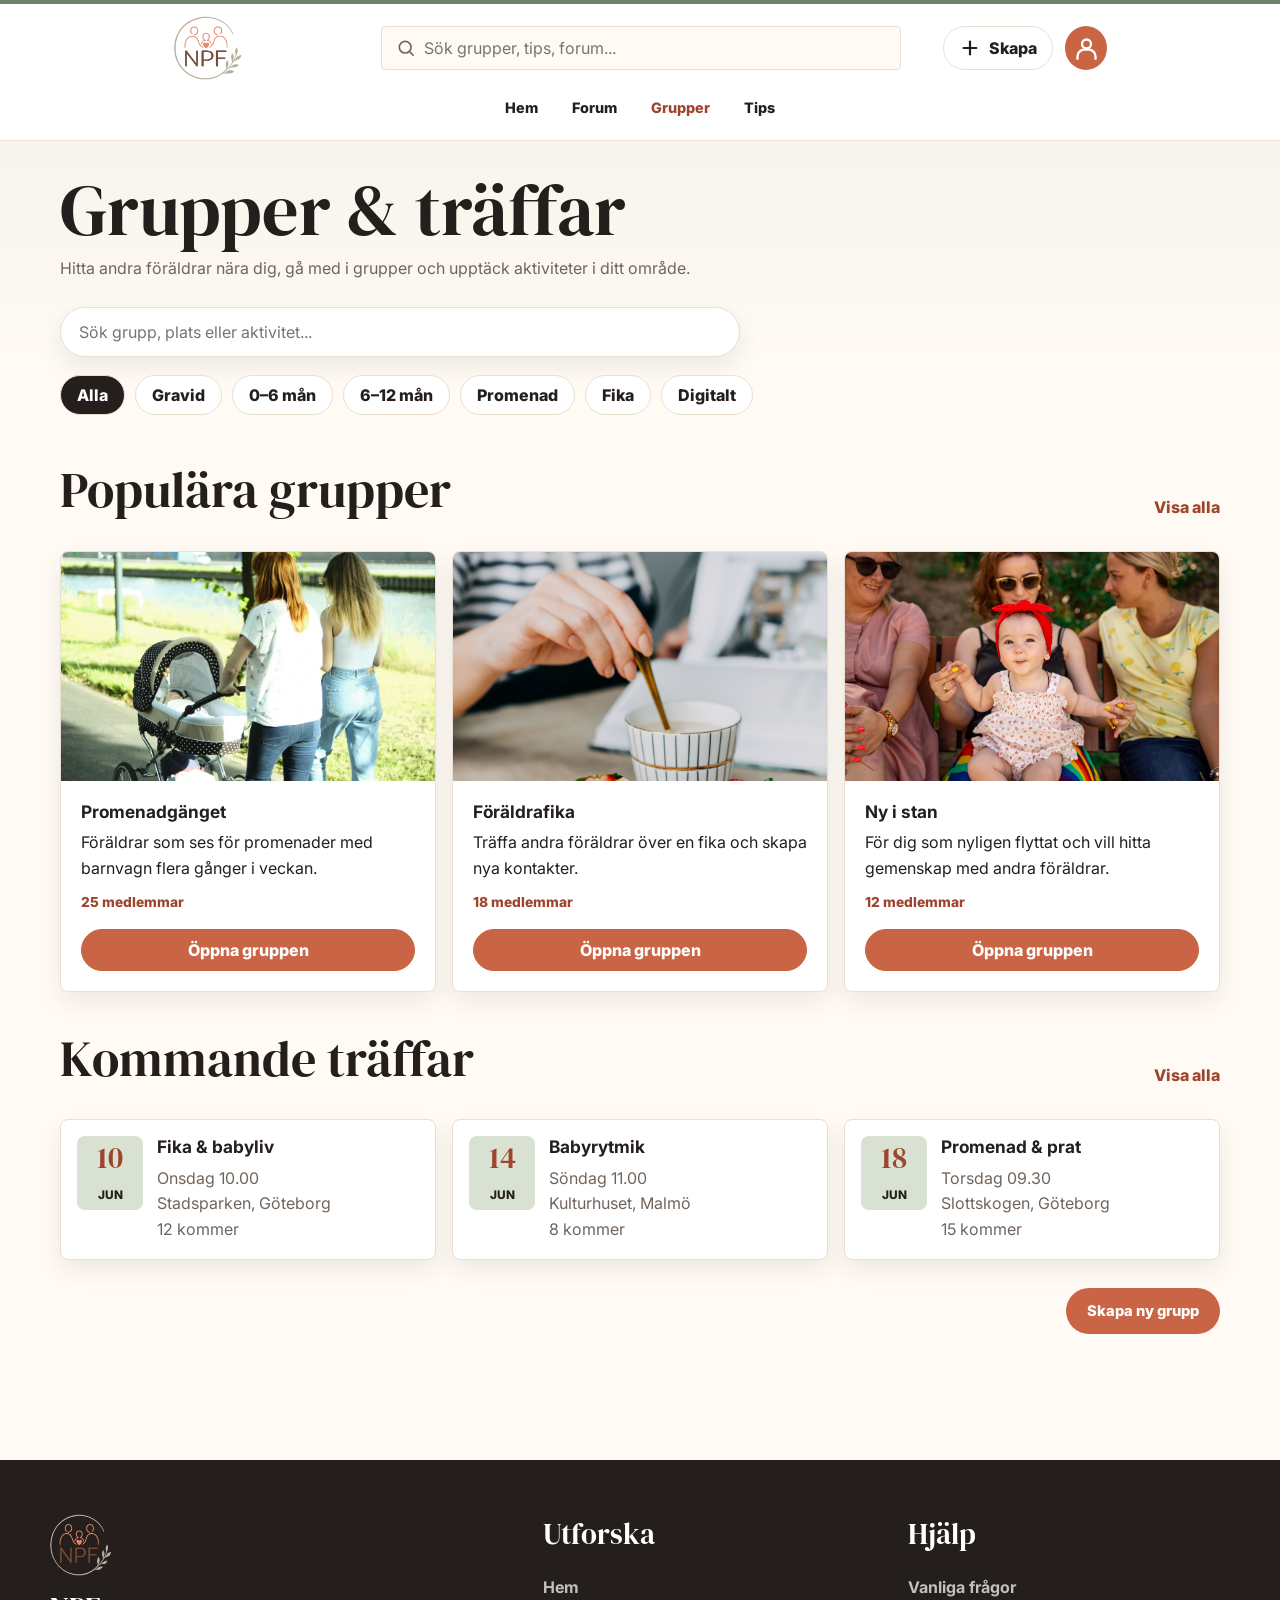
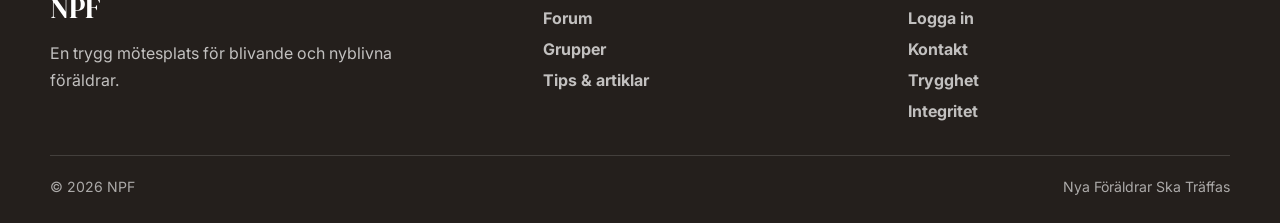
<file: grupper.html>
<!DOCTYPE html>
<html lang="sv">
<head>
  <meta charset="UTF-8">
  <meta name="viewport" content="width=device-width, initial-scale=1.0">
  <title>Grupper & träffar - NPF</title>

  <link rel="preconnect" href="https://fonts.googleapis.com">
  <link rel="preconnect" href="https://fonts.gstatic.com" crossorigin>
  <link href="https://fonts.googleapis.com/css2?family=DM+Serif+Display&family=Inter:wght@400;500;600;700&display=swap" rel="stylesheet">

  <link rel="stylesheet" href="style.css">
</head>

<body class="groups-page">

<header class="topbar">

  <a href="index.html" class="logo">
    <img src="images/LoggaNPF.png" alt="NPF logotyp">
  </a>

  <nav class="desktop-nav" aria-label="Huvudmeny">
    <a href="index.html">Hem</a>
    <a href="forum.html">Forum</a>
    <a href="grupper.html" class="active">Grupper</a>
    <a href="tips.html">Tips</a>
  </nav>

  <form class="header-search" action="forum.html">
    <label class="sr-only" for="site-search-groups">Sök</label>
    <input type="search" id="site-search-groups" name="q" placeholder="Sök grupper, tips, forum...">
  </form>

  <details class="mobile-menu">
    <summary aria-label="Öppna meny"><span></span><span></span><span></span></summary>
    <nav aria-label="Mobilmeny">
      <a href="index.html">Hem</a>
      <a href="forum.html">Forum</a>
      <a href="grupper.html">Grupper</a>
      <a href="tips.html">Tips</a>
      <a href="skapa-inlagg.html">Skapa inlägg</a>
      <a href="profil.html">Profil</a>
    </nav>
  </details>

  <nav class="nav-actions" aria-label="Snabbval">
    <a href="skapa-inlagg.html" class="create-action">
      <svg viewBox="0 0 24 24" aria-hidden="true"><path d="M12 5v14"></path><path d="M5 12h14"></path></svg>
      Skapa
    </a>
    <details class="mobile-search-popover">
      <summary class="icon-action" aria-label="Sök">
        <svg viewBox="0 0 24 24" aria-hidden="true">
        <circle cx="11" cy="11" r="6.5"></circle>
        <path d="m16 16 4.2 4.2"></path>
      </svg>
      </summary>
      <form class="mobile-search-dialog" action="forum.html">
        <label class="sr-only" for="quick-search">Sök</label>
        <input type="search" id="quick-search" name="q" placeholder="Sök grupper, tips, forum...">
        <button type="submit" class="button primary">Sök</button>
      </form>
    </details>
    <a href="profil.html" class="avatar-action" aria-label="Profil">
      <svg viewBox="0 0 24 24" aria-hidden="true"><circle cx="12" cy="8" r="4"></circle><path d="M4 21v-2a6 6 0 0 1 6-6h4a6 6 0 0 1 6 6v2"></path></svg>
    </a>
  </nav>

</header>

<main>

  <section class="page-heading">
    <h1>Grupper & träffar</h1>
    <p>
      Hitta andra föräldrar nära dig, gå med i grupper och upptäck aktiviteter i ditt område.
    </p>
  </section>

  <div class="search-section">
    <input
      type="search"
      id="group-search"
      placeholder="Sök grupp, plats eller aktivitet..."
      aria-label="Sök grupp eller aktivitet">
  </div>

  <div class="filter-section" role="group" aria-label="Filtrera grupper">

    <button class="filter active">Alla</button>
    <button class="filter">Gravid</button>
    <button class="filter">0–6 mån</button>
    <button class="filter">6–12 mån</button>
    <button class="filter">Promenad</button>
    <button class="filter">Fika</button>
    <button class="filter">Digitalt</button>

  </div>

  <section class="popular-groups">

    <div class="section-header">
      <h2>Populära grupper</h2>
      <a href="grupper.html">Visa alla</a>
    </div>

    <a href="grupp-promenad.html" class="group-card group-card-link">
      <img src="images/promenad.jpg" alt="Promenadgrupp">

      <div class="group-content">
        <h3>Promenadgänget</h3>

        <p>
          Föräldrar som ses för promenader med barnvagn flera gånger i veckan.
        </p>

        <p class="group-meta">25 medlemmar</p>

        <span class="card-cta">Öppna gruppen</span>
      </div>
    </a>

    <a href="grupp-foraldrafika.html" class="group-card group-card-link">
      <img src="images/fika.jpg" alt="Föräldrafika">

      <div class="group-content">
        <h3>Föräldrafika</h3>

        <p>
          Träffa andra föräldrar över en fika och skapa nya kontakter.
        </p>

        <p class="group-meta">18 medlemmar</p>

        <span class="card-cta">Öppna gruppen</span>
      </div>
    </a>

    <a href="grupp-ny-i-stan.html" class="group-card group-card-link">
      <img src="images/bebisgrupp.jpg" alt="Föräldragrupp">

      <div class="group-content">
        <h3>Ny i stan</h3>

        <p>
          För dig som nyligen flyttat och vill hitta gemenskap med andra föräldrar.
        </p>

        <p class="group-meta">12 medlemmar</p>

        <span class="card-cta">Öppna gruppen</span>
      </div>
    </a>

  </section>

  <section class="meetups">

    <div class="section-header">
      <h2>Kommande träffar</h2>
      <a href="grupper.html">Visa alla</a>
    </div>

    <article class="meetup-card">

      <div class="date-box">
        <span>10</span>
        <p>jun</p>
      </div>

      <div class="meetup-content">
        <h3>Fika & babyliv</h3>
        <p>Onsdag 10.00</p>
        <p>Stadsparken, Göteborg</p>
        <p>12 kommer</p>
      </div>

    </article>

    <article class="meetup-card">

      <div class="date-box">
        <span>14</span>
        <p>jun</p>
      </div>

      <div class="meetup-content">
        <h3>Babyrytmik</h3>
        <p>Söndag 11.00</p>
        <p>Kulturhuset, Malmö</p>
        <p>8 kommer</p>
      </div>

    </article>

    <article class="meetup-card">

      <div class="date-box">
        <span>18</span>
        <p>jun</p>
      </div>

      <div class="meetup-content">
        <h3>Promenad & prat</h3>
        <p>Torsdag 09.30</p>
        <p>Slottskogen, Göteborg</p>
        <p>15 kommer</p>
      </div>

    </article>

  </section>

  <div class="create-group">
    <a href="grupper.html" class="button primary">
      Skapa ny grupp
    </a>
  </div>

</main>

<footer class="site-footer">
  <div class="footer-main">
    <div class="footer-brand">
      <img src="images/LoggaNPF.png" alt="NPF logotyp">
      <h2>NPF</h2>
      <p>En trygg mötesplats för blivande och nyblivna föräldrar.</p>
    </div>

    <nav class="footer-column" aria-label="Utforska">
      <h3>Utforska</h3>
      <a href="index.html">Hem</a>
      <a href="forum.html">Forum</a>
      <a href="grupper.html">Grupper</a>
      <a href="tips.html">Tips & artiklar</a>
    </nav>

    <nav class="footer-column" aria-label="Hjälp">
      <h3>Hjälp</h3>
      <a href="tips.html">Vanliga frågor</a>
      <a href="login.html">Logga in</a>
      <a href="profil.html">Kontakt</a>
      <a href="forum.html">Trygghet</a>
      <a href="profil.html">Integritet</a>
    </nav>
  </div>

  <div class="footer-bottom">
    <p>© 2026 NPF</p>
    <p>Nya Föräldrar Ska Träffas</p>
  </div>
</footer>

<nav class="bottom-nav" aria-label="Huvudmeny">
  <a href="index.html">Hem</a>
  <a href="forum.html">Forum</a>
  <a href="grupper.html" class="active">Grupper</a>
  <a href="tips.html">Tips</a>
  <a href="profil.html">Profil</a>
</nav>

</body>
</html>
</file>
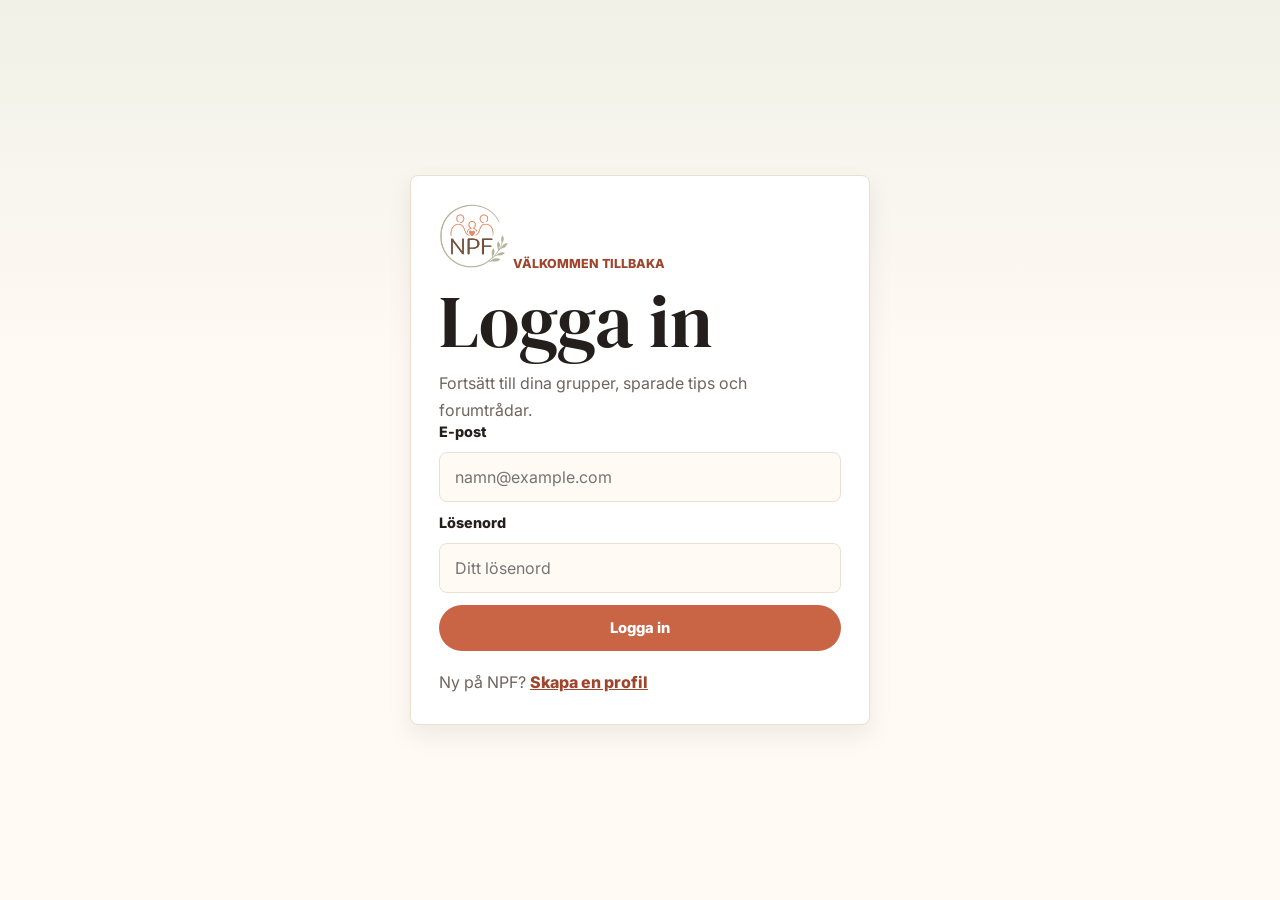
<file: login.html>
<!DOCTYPE html>
<html lang="sv">
<head>
  <meta charset="UTF-8">
  <meta name="viewport" content="width=device-width, initial-scale=1.0">
  <title>Logga in - NPF</title>

  <link rel="preconnect" href="https://fonts.googleapis.com">
  <link rel="preconnect" href="https://fonts.gstatic.com" crossorigin>
  <link href="https://fonts.googleapis.com/css2?family=DM+Serif+Display&family=Inter:wght@400;500;600;700;800&display=swap" rel="stylesheet">

  <link rel="stylesheet" href="style.css">
</head>

<body>

<main class="auth-page">
  <section class="auth-card">
    <a href="index.html" class="logo auth-logo" aria-label="NPF startsida">
      <img src="images/LoggaNPF.png" alt="NPF logotyp">
    </a>
    <span class="eyebrow">Välkommen tillbaka</span>
    <h1>Logga in</h1>
    <p>Fortsätt till dina grupper, sparade tips och forumtrådar.</p>

    <form class="post-form" action="profil.html">
      <label for="email">E-post</label>
      <input type="email" id="email" name="email" placeholder="namn@example.com">

      <label for="password">Lösenord</label>
      <input type="password" id="password" name="password" placeholder="Ditt lösenord">

      <button type="submit" class="button primary">Logga in</button>
    </form>

    <p class="auth-note">Ny på NPF? <a href="profil.html">Skapa en profil</a></p>
  </section>
</main>

</body>
</html>
</file>
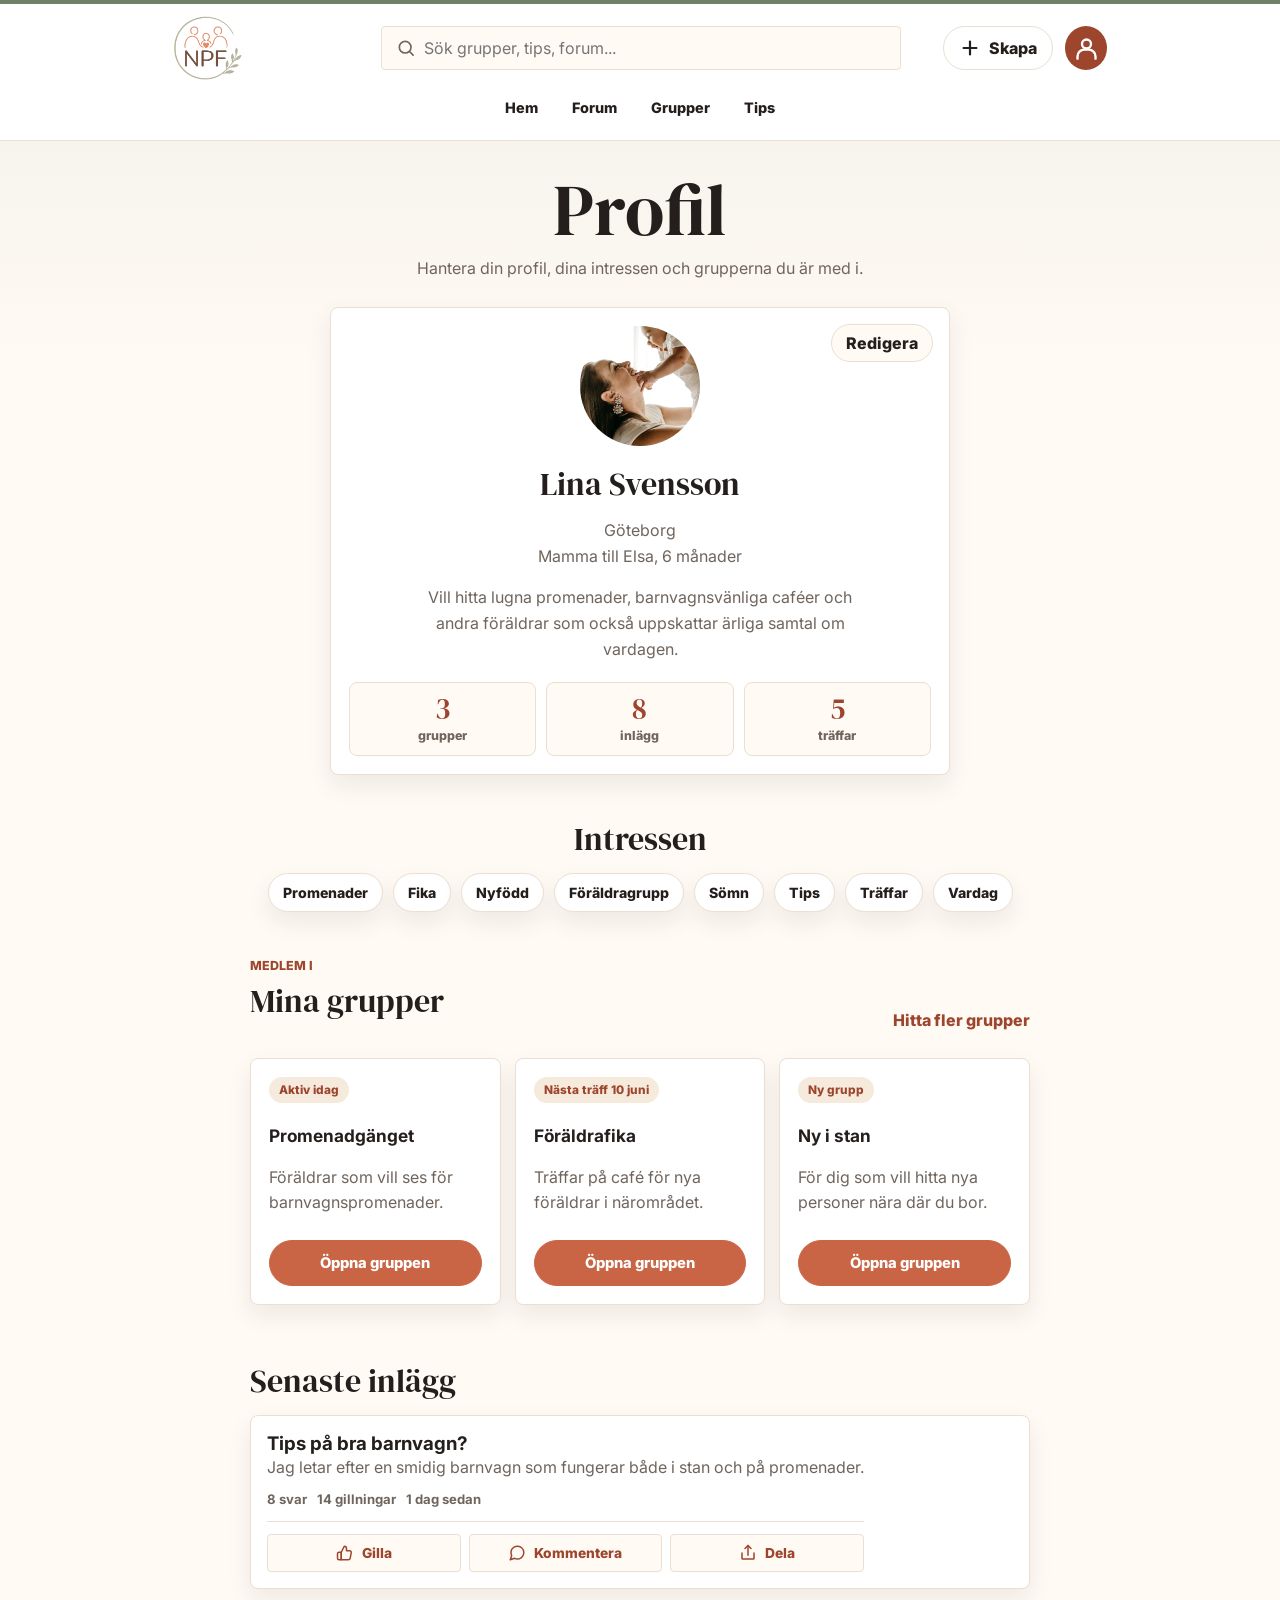
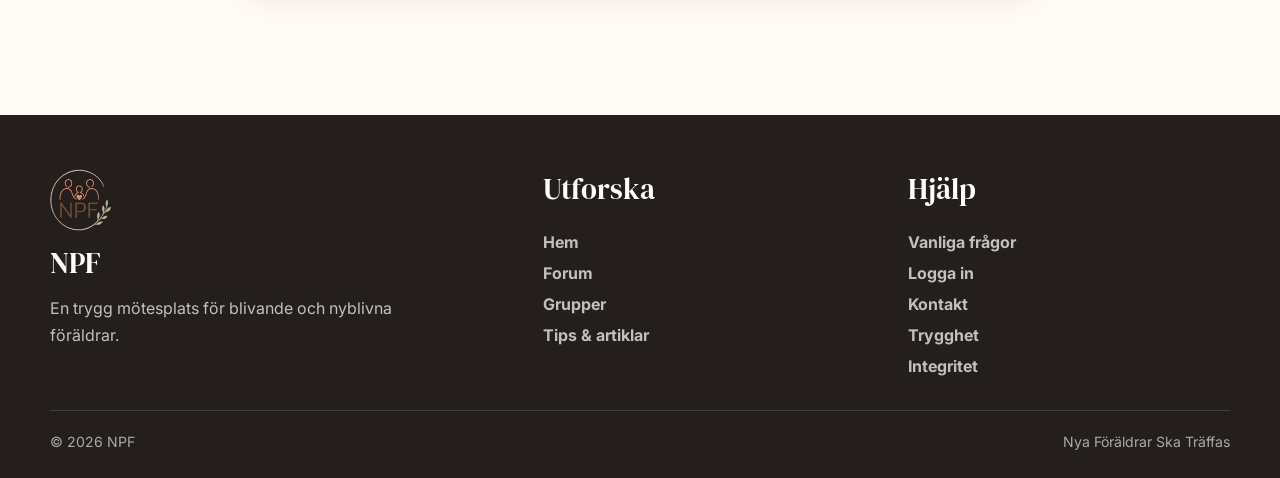
<file: profil.html>
<!DOCTYPE html>
<html lang="sv">
<head>
  <meta charset="UTF-8">
  <meta name="viewport" content="width=device-width, initial-scale=1.0">
  <title>Profil - NPF</title>

  <link rel="preconnect" href="https://fonts.googleapis.com">
  <link rel="preconnect" href="https://fonts.gstatic.com" crossorigin>
  <link href="https://fonts.googleapis.com/css2?family=DM+Serif+Display&family=Inter:wght@400;500;600;700&display=swap" rel="stylesheet">

  <link rel="stylesheet" href="style.css">
</head>

<body class="profile-page">

<header class="topbar">
  <a href="index.html" class="logo">
    <img src="images/LoggaNPF.png" alt="NPF logotyp">
  </a>

  <nav class="desktop-nav" aria-label="Huvudmeny">
    <a href="index.html">Hem</a>
    <a href="forum.html">Forum</a>
    <a href="grupper.html">Grupper</a>
    <a href="tips.html">Tips</a>
  </nav>

  <form class="header-search" action="forum.html">
    <label class="sr-only" for="site-search-profile">Sök</label>
    <input type="search" id="site-search-profile" name="q" placeholder="Sök grupper, tips, forum...">
  </form>

  <details class="mobile-menu">
    <summary aria-label="Öppna meny"><span></span><span></span><span></span></summary>
    <nav aria-label="Mobilmeny">
      <a href="index.html">Hem</a>
      <a href="forum.html">Forum</a>
      <a href="grupper.html">Grupper</a>
      <a href="tips.html">Tips</a>
      <a href="skapa-inlagg.html">Skapa inlägg</a>
      <a href="profil.html">Profil</a>
    </nav>
  </details>

  <nav class="nav-actions" aria-label="Snabbval">
    <a href="skapa-inlagg.html" class="create-action">
      <svg viewBox="0 0 24 24" aria-hidden="true"><path d="M12 5v14"></path><path d="M5 12h14"></path></svg>
      Skapa
    </a>
    <details class="mobile-search-popover">
      <summary class="icon-action" aria-label="Sök">
        <svg viewBox="0 0 24 24" aria-hidden="true">
        <circle cx="11" cy="11" r="6.5"></circle>
        <path d="m16 16 4.2 4.2"></path>
      </svg>
      </summary>
      <form class="mobile-search-dialog" action="forum.html">
        <label class="sr-only" for="quick-search">Sök</label>
        <input type="search" id="quick-search" name="q" placeholder="Sök grupper, tips, forum...">
        <button type="submit" class="button primary">Sök</button>
      </form>
    </details>
    <a href="profil.html" class="avatar-action active" aria-label="Profil">
      <svg viewBox="0 0 24 24" aria-hidden="true"><circle cx="12" cy="8" r="4"></circle><path d="M4 21v-2a6 6 0 0 1 6-6h4a6 6 0 0 1 6 6v2"></path></svg>
    </a>
  </nav>
</header>

<main>

  <section class="page-heading">
    <h1>Profil</h1>
    <p>Hantera din profil, dina intressen och grupperna du är med i.</p>
  </section>

  <section class="profile-card">
    <button class="edit-button" aria-label="Redigera profil">Redigera</button>

    <img src="images/Lina.jpg" alt="Profilbild på Lina Svensson" class="profile-large">

    <h2>Lina Svensson</h2>
    <p>Göteborg</p>
    <p>Mamma till Elsa, 6 månader</p>
    <p class="profile-bio">
      Vill hitta lugna promenader, barnvagnsvänliga caféer och andra föräldrar som också uppskattar ärliga samtal om vardagen.
    </p>

    <dl class="profile-stats">
      <div>
        <dt>3</dt>
        <dd>grupper</dd>
      </div>
      <div>
        <dt>8</dt>
        <dd>inlägg</dd>
      </div>
      <div>
        <dt>5</dt>
        <dd>träffar</dd>
      </div>
    </dl>
  </section>

  <section class="interests">
    <h2>Intressen</h2>

    <div class="interest-list">
      <span>Promenader</span>
      <span>Fika</span>
      <span>Nyfödd</span>
      <span>Föräldragrupp</span>
      <span>Sömn</span>
      <span>Tips</span>
      <span>Träffar</span>
      <span>Vardag</span>
    </div>
  </section>

  <section class="saved-groups">
    <div class="section-header compact-header">
      <div>
        <span class="eyebrow">Medlem i</span>
        <h2>Mina grupper</h2>
      </div>
      <a href="grupper.html">Hitta fler grupper</a>
    </div>

    <article class="small-card joined-group-card">
      <span class="group-status">Aktiv idag</span>
      <h3>Promenadgänget</h3>
      <p>Föräldrar som vill ses för barnvagnspromenader.</p>
      <a href="grupp-promenad.html" class="button secondary">Öppna gruppen</a>
    </article>

    <article class="small-card joined-group-card">
      <span class="group-status">Nästa träff 10 juni</span>
      <h3>Föräldrafika</h3>
      <p>Träffar på café för nya föräldrar i närområdet.</p>
      <a href="grupp-foraldrafika.html" class="button secondary">Öppna gruppen</a>
    </article>

    <article class="small-card joined-group-card">
      <span class="group-status">Ny grupp</span>
      <h3>Ny i stan</h3>
      <p>För dig som vill hitta nya personer nära där du bor.</p>
      <a href="grupp-ny-i-stan.html" class="button secondary">Öppna gruppen</a>
    </article>
  </section>

  <section class="latest-post">
    <h2>Senaste inlägg</h2>

    <article class="post-card">
      <div class="post-content">
        <h3>Tips på bra barnvagn?</h3>
        <p>Jag letar efter en smidig barnvagn som fungerar både i stan och på promenader.</p>

        <div class="post-meta">
          <span>8 svar</span>
          <span>14 gillningar</span>
          <span>1 dag sedan</span>
        </div>

        <div class="post-actions">
          <button type="button"><svg viewBox="0 0 24 24" aria-hidden="true"><path d="M7 11v10H4a2 2 0 0 1-2-2v-6a2 2 0 0 1 2-2h3Z"></path><path d="M7 11 11 3a3 3 0 0 1 3 3v3h4.3a2 2 0 0 1 2 2.4l-1.3 7A3 3 0 0 1 16.1 21H7V11Z"></path></svg>Gilla</button>
          <a href="skapa-inlagg.html"><svg viewBox="0 0 24 24" aria-hidden="true"><path d="M21 11.5a8.4 8.4 0 0 1-.9 3.8 8.5 8.5 0 0 1-7.6 4.7 8.4 8.4 0 0 1-3.8-.9L3 21l1.9-5.7a8.4 8.4 0 0 1-.9-3.8 8.5 8.5 0 0 1 4.7-7.6 8.4 8.4 0 0 1 3.8-.9h.5a8.5 8.5 0 0 1 8 8v.5Z"></path></svg>Kommentera</a>
          <button type="button"><svg viewBox="0 0 24 24" aria-hidden="true"><path d="M4 12v7a1 1 0 0 0 1 1h14a1 1 0 0 0 1-1v-7"></path><path d="M16 6 12 2 8 6"></path><path d="M12 2v13"></path></svg>Dela</button>
        </div>
      </div>
    </article>
  </section>

</main>

<footer class="site-footer">
  <div class="footer-main">
    <div class="footer-brand">
      <img src="images/LoggaNPF.png" alt="NPF logotyp">
      <h2>NPF</h2>
      <p>En trygg mötesplats för blivande och nyblivna föräldrar.</p>
    </div>

    <nav class="footer-column" aria-label="Utforska">
      <h3>Utforska</h3>
      <a href="index.html">Hem</a>
      <a href="forum.html">Forum</a>
      <a href="grupper.html">Grupper</a>
      <a href="tips.html">Tips & artiklar</a>
    </nav>

    <nav class="footer-column" aria-label="Hjälp">
      <h3>Hjälp</h3>
      <a href="tips.html">Vanliga frågor</a>
      <a href="login.html">Logga in</a>
      <a href="profil.html">Kontakt</a>
      <a href="forum.html">Trygghet</a>
      <a href="profil.html">Integritet</a>
    </nav>
  </div>

  <div class="footer-bottom">
    <p>© 2026 NPF</p>
    <p>Nya Föräldrar Ska Träffas</p>
  </div>
</footer>

<nav class="bottom-nav" aria-label="Huvudmeny">
  <a href="index.html">Hem</a>
  <a href="forum.html">Forum</a>
  <a href="grupper.html">Grupper</a>
  <a href="tips.html">Tips</a>
  <a href="profil.html" class="active">Profil</a>
</nav>

</body>
</html>
</file>
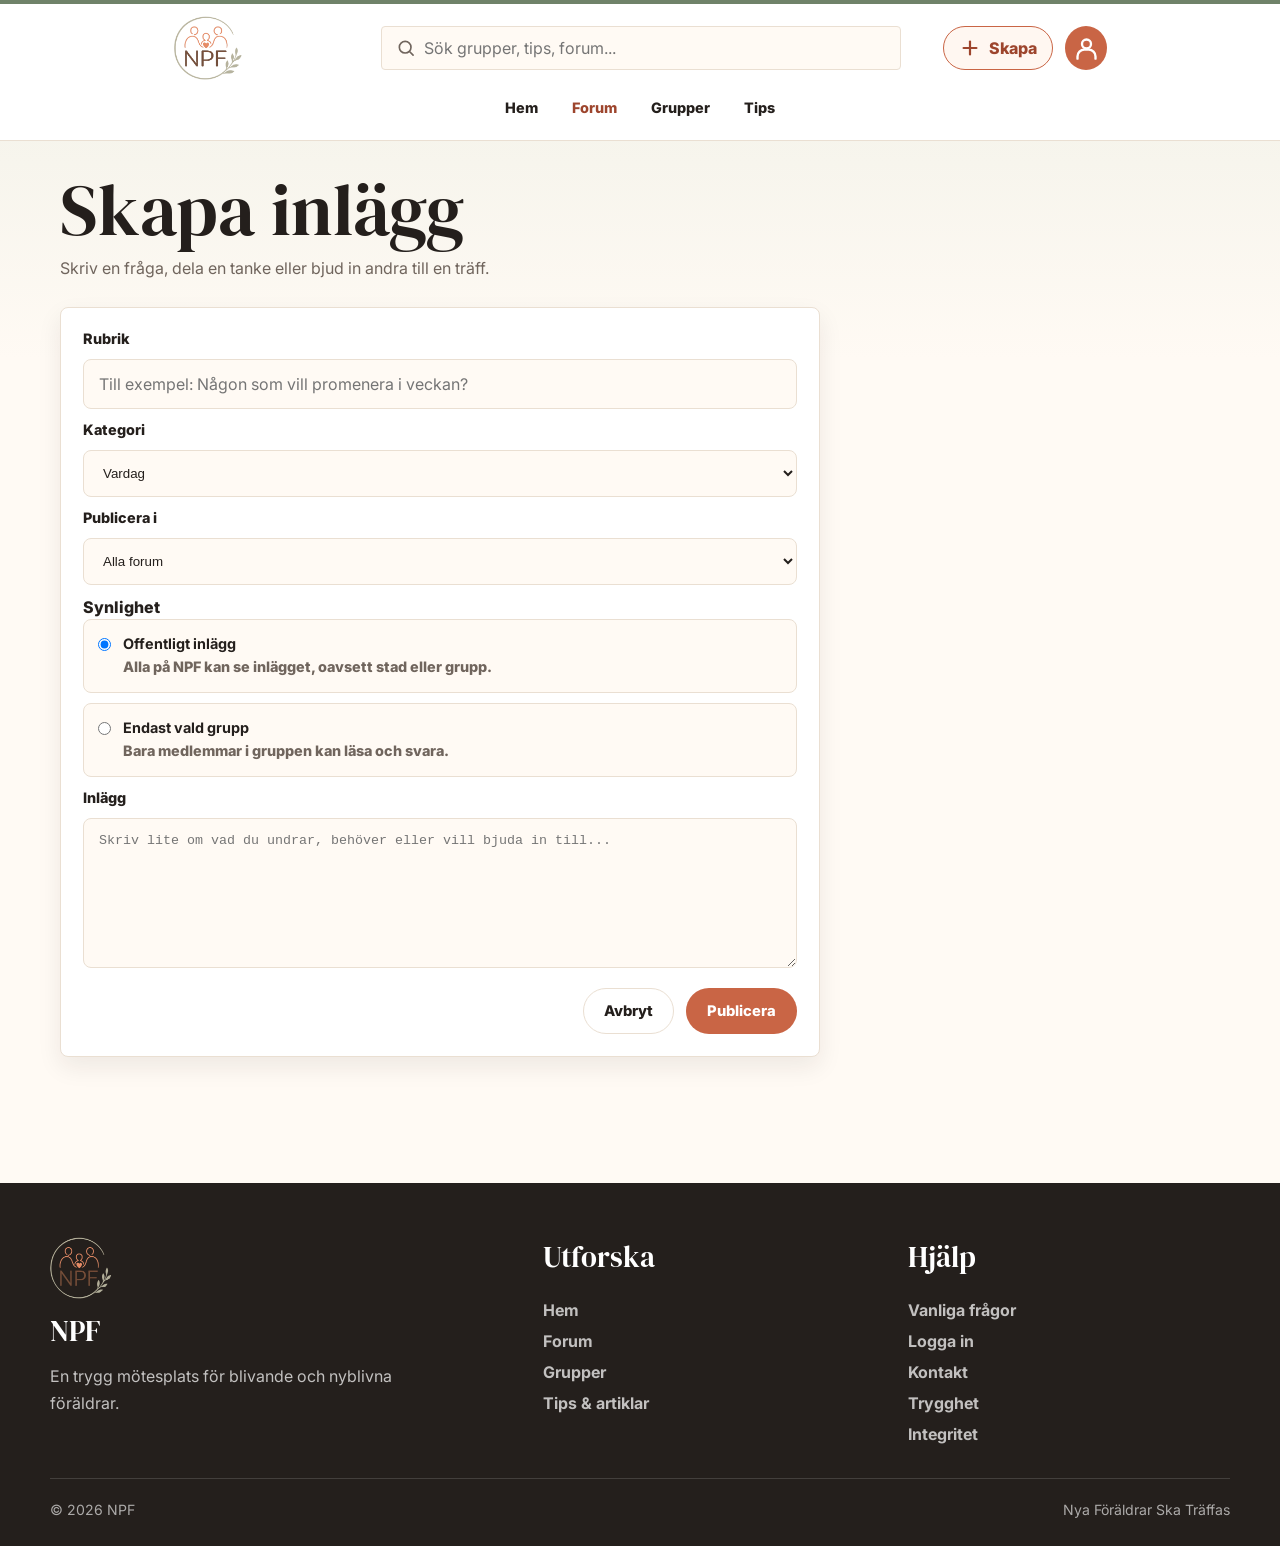
<file: skapa-inlagg.html>
<!DOCTYPE html>
<html lang="sv">
<head>
  <meta charset="UTF-8">
  <meta name="viewport" content="width=device-width, initial-scale=1.0">
  <title>Skapa inlägg - NPF</title>

  <link rel="preconnect" href="https://fonts.googleapis.com">
  <link rel="preconnect" href="https://fonts.gstatic.com" crossorigin>
  <link href="https://fonts.googleapis.com/css2?family=DM+Serif+Display&family=Inter:wght@400;500;600;700;800&display=swap" rel="stylesheet">

  <link rel="stylesheet" href="style.css">
</head>

<body>

<header class="topbar">
  <a href="index.html" class="logo" aria-label="NPF startsida">
    <img src="images/LoggaNPF.png" alt="NPF logotyp">
  </a>

  <nav class="desktop-nav" aria-label="Huvudmeny">
    <a href="index.html">Hem</a>
    <a href="forum.html" class="active">Forum</a>
    <a href="grupper.html">Grupper</a>
    <a href="tips.html">Tips</a>
  </nav>

  <form class="header-search" action="forum.html">
    <label class="sr-only" for="site-search-create">Sök</label>
    <input type="search" id="site-search-create" name="q" placeholder="Sök grupper, tips, forum...">
  </form>

  <details class="mobile-menu">
    <summary aria-label="Öppna meny"><span></span><span></span><span></span></summary>
    <nav aria-label="Mobilmeny">
      <a href="index.html">Hem</a>
      <a href="forum.html">Forum</a>
      <a href="grupper.html">Grupper</a>
      <a href="tips.html">Tips</a>
      <a href="skapa-inlagg.html">Skapa inlägg</a>
      <a href="profil.html">Profil</a>
    </nav>
  </details>

  <nav class="nav-actions" aria-label="Snabbval">
    <a href="skapa-inlagg.html" class="create-action active">
      <svg viewBox="0 0 24 24" aria-hidden="true"><path d="M12 5v14"></path><path d="M5 12h14"></path></svg>
      Skapa
    </a>
    <details class="mobile-search-popover">
      <summary class="icon-action" aria-label="Sök">
        <svg viewBox="0 0 24 24" aria-hidden="true">
        <circle cx="11" cy="11" r="6.5"></circle>
        <path d="m16 16 4.2 4.2"></path>
      </svg>
      </summary>
      <form class="mobile-search-dialog" action="forum.html">
        <label class="sr-only" for="quick-search">Sök</label>
        <input type="search" id="quick-search" name="q" placeholder="Sök grupper, tips, forum...">
        <button type="submit" class="button primary">Sök</button>
      </form>
    </details>
    <a href="profil.html" class="avatar-action" aria-label="Profil">
      <svg viewBox="0 0 24 24" aria-hidden="true"><circle cx="12" cy="8" r="4"></circle><path d="M4 21v-2a6 6 0 0 1 6-6h4a6 6 0 0 1 6 6v2"></path></svg>
    </a>
  </nav>
</header>

<main>
  <section class="page-heading">
    <h1>Skapa inlägg</h1>
    <p>Skriv en fråga, dela en tanke eller bjud in andra till en träff.</p>
  </section>

  <section class="form-shell">
    <form class="post-form" action="forum.html">
      <label for="post-title">Rubrik</label>
      <input type="text" id="post-title" name="post-title" placeholder="Till exempel: Någon som vill promenera i veckan?">

      <label for="post-category">Kategori</label>
      <select id="post-category" name="post-category">
        <option>Vardag</option>
        <option>Sömn</option>
        <option>Mat</option>
        <option>Grupper</option>
        <option>Tips</option>
      </select>

      <label for="post-group">Publicera i</label>
      <select id="post-group" name="post-group">
        <option>Alla forum</option>
        <option>Promenadgänget</option>
        <option>Föräldrafika</option>
        <option>Ny i stan</option>
        <option>Första barnet 2026</option>
      </select>

      <fieldset class="visibility-options">
        <legend>Synlighet</legend>
        <label>
          <input type="radio" name="visibility" value="public" checked>
          <span>
            <strong>Offentligt inlägg</strong>
            Alla på NPF kan se inlägget, oavsett stad eller grupp.
          </span>
        </label>
        <label>
          <input type="radio" name="visibility" value="group">
          <span>
            <strong>Endast vald grupp</strong>
            Bara medlemmar i gruppen kan läsa och svara.
          </span>
        </label>
      </fieldset>

      <label for="post-text">Inlägg</label>
      <textarea id="post-text" name="post-text" rows="8" placeholder="Skriv lite om vad du undrar, behöver eller vill bjuda in till..."></textarea>

      <div class="form-actions">
        <a href="forum.html" class="button secondary">Avbryt</a>
        <button type="submit" class="button primary">Publicera</button>
      </div>
    </form>
  </section>
</main>

<footer class="site-footer">
  <div class="footer-main">
    <div class="footer-brand">
      <img src="images/LoggaNPF.png" alt="NPF logotyp">
      <h2>NPF</h2>
      <p>En trygg mötesplats för blivande och nyblivna föräldrar.</p>
    </div>

    <nav class="footer-column" aria-label="Utforska">
      <h3>Utforska</h3>
      <a href="index.html">Hem</a>
      <a href="forum.html">Forum</a>
      <a href="grupper.html">Grupper</a>
      <a href="tips.html">Tips & artiklar</a>
    </nav>

    <nav class="footer-column" aria-label="Hjälp">
      <h3>Hjälp</h3>
      <a href="tips.html">Vanliga frågor</a>
      <a href="login.html">Logga in</a>
      <a href="profil.html">Kontakt</a>
      <a href="forum.html">Trygghet</a>
      <a href="profil.html">Integritet</a>
    </nav>
  </div>

  <div class="footer-bottom">
    <p>© 2026 NPF</p>
    <p>Nya Föräldrar Ska Träffas</p>
  </div>
</footer>

<nav class="bottom-nav" aria-label="Huvudmeny">
  <a href="index.html">Hem</a>
  <a href="forum.html" class="active">Forum</a>
  <a href="grupper.html">Grupper</a>
  <a href="tips.html">Tips</a>
  <a href="profil.html">Profil</a>
</nav>

</body>
</html>
</file>
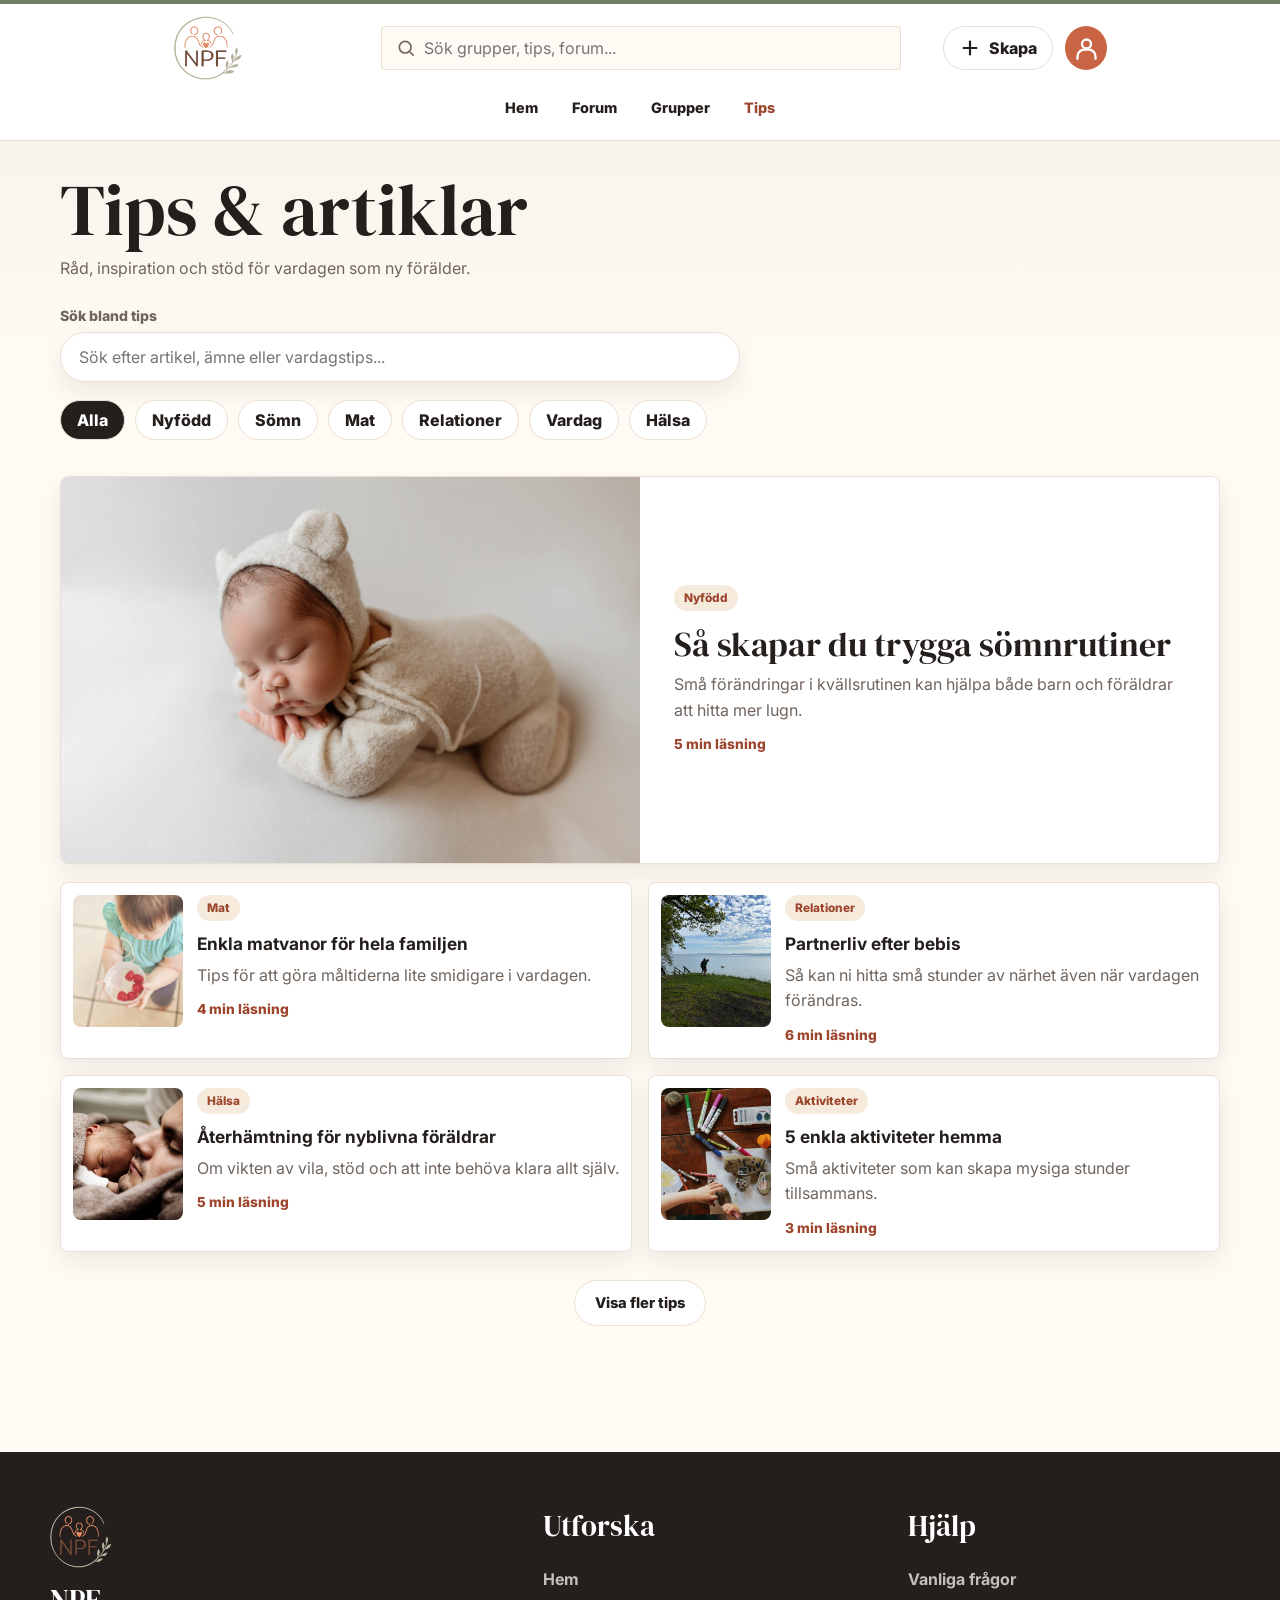
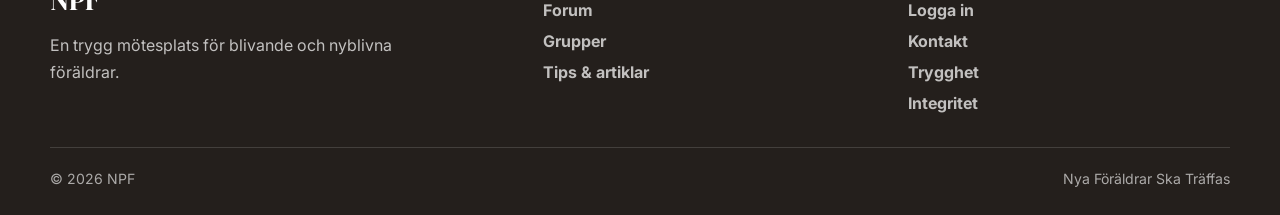
<file: tips.html>
<!DOCTYPE html>
<html lang="sv">
<head>
  <meta charset="UTF-8">
  <meta name="viewport" content="width=device-width, initial-scale=1.0">
  <title>Tips & artiklar - NPF</title>

  <link rel="preconnect" href="https://fonts.googleapis.com">
  <link rel="preconnect" href="https://fonts.gstatic.com" crossorigin>
  <link href="https://fonts.googleapis.com/css2?family=DM+Serif+Display&family=Inter:wght@400;500;600;700&display=swap" rel="stylesheet">

  <link rel="stylesheet" href="style.css">
</head>

<body class="tips-page">

 <header class="topbar">
  <a href="index.html" class="logo">
    <img src="images/LoggaNPF.png" alt="NPF logotyp">
  </a>

  <nav class="desktop-nav" aria-label="Huvudmeny">
    <a href="index.html">Hem</a>
    <a href="forum.html">Forum</a>
    <a href="grupper.html">Grupper</a>
    <a href="tips.html" class="active">Tips</a>
  </nav>

  <form class="header-search" action="forum.html">
    <label class="sr-only" for="site-search-tips">Sök</label>
    <input type="search" id="site-search-tips" name="q" placeholder="Sök grupper, tips, forum...">
  </form>

  <details class="mobile-menu">
    <summary aria-label="Öppna meny"><span></span><span></span><span></span></summary>
    <nav aria-label="Mobilmeny">
      <a href="index.html">Hem</a>
      <a href="forum.html">Forum</a>
      <a href="grupper.html">Grupper</a>
      <a href="tips.html">Tips</a>
      <a href="skapa-inlagg.html">Skapa inlägg</a>
      <a href="profil.html">Profil</a>
    </nav>
  </details>

  <nav class="nav-actions" aria-label="Snabbval">
    <a href="skapa-inlagg.html" class="create-action">
      <svg viewBox="0 0 24 24" aria-hidden="true"><path d="M12 5v14"></path><path d="M5 12h14"></path></svg>
      Skapa
    </a>
    <details class="mobile-search-popover">
      <summary class="icon-action" aria-label="Sök">
        <svg viewBox="0 0 24 24" aria-hidden="true">
        <circle cx="11" cy="11" r="6.5"></circle>
        <path d="m16 16 4.2 4.2"></path>
      </svg>
      </summary>
      <form class="mobile-search-dialog" action="forum.html">
        <label class="sr-only" for="quick-search">Sök</label>
        <input type="search" id="quick-search" name="q" placeholder="Sök grupper, tips, forum...">
        <button type="submit" class="button primary">Sök</button>
      </form>
    </details>
    <a href="profil.html" class="avatar-action" aria-label="Profil">
      <svg viewBox="0 0 24 24" aria-hidden="true"><circle cx="12" cy="8" r="4"></circle><path d="M4 21v-2a6 6 0 0 1 6-6h4a6 6 0 0 1 6 6v2"></path></svg>
    </a>
  </nav>
</header>

  <main>

    <section class="page-heading">
      <h1>Tips & artiklar</h1>
      <p>Råd, inspiration och stöd för vardagen som ny förälder.</p>
    </section>

    <div class="search-section">
      <label for="tips-search">Sök bland tips</label>
      <input
        type="search"
        id="tips-search"
        placeholder="Sök efter artikel, ämne eller vardagstips..."
        aria-label="Sök bland tips och artiklar">
    </div>

    <section class="filter-section" aria-label="Filtrera tips">
      <button class="filter active">Alla</button>
      <button class="filter">Nyfödd</button>
      <button class="filter">Sömn</button>
      <button class="filter">Mat</button>
      <button class="filter">Relationer</button>
      <button class="filter">Vardag</button>
      <button class="filter">Hälsa</button>
    </section>

    <section class="featured-article">
      <img src="images/bebis.jpg" alt="Bebis som ligger på en filt">

      <div class="article-content">
        <span class="tag">Nyfödd</span>
        <h2>Så skapar du trygga sömnrutiner</h2>
        <p>Små förändringar i kvällsrutinen kan hjälpa både barn och föräldrar att hitta mer lugn.</p>
        <p class="reading-time">5 min läsning</p>
      </div>
    </section>

    <section class="article-list">
      <h2 class="sr-only">Fler tips och artiklar</h2>

      <article class="article-card">
        <img src="images/mat.jpg" alt="En skål med mat">
        <div>
          <span class="tag">Mat</span>
          <h3>Enkla matvanor för hela familjen</h3>
          <p>Tips för att göra måltiderna lite smidigare i vardagen.</p>
          <p class="reading-time">4 min läsning</p>
        </div>
      </article>

      <article class="article-card">
        <img src="images/foraldrar1.jpg" alt="Två föräldrar som pratar">
        <div>
          <span class="tag">Relationer</span>
          <h3>Partnerliv efter bebis</h3>
          <p>Så kan ni hitta små stunder av närhet även när vardagen förändras.</p>
          <p class="reading-time">6 min läsning</p>
        </div>
      </article>

      <article class="article-card">
        <img src="images/vila.jpg" alt="Förälder som vilar med sitt barn">
        <div>
          <span class="tag">Hälsa</span>
          <h3>Återhämtning för nyblivna föräldrar</h3>
          <p>Om vikten av vila, stöd och att inte behöva klara allt själv.</p>
          <p class="reading-time">5 min läsning</p>
        </div>
      </article>

      <article class="article-card">
        <img src="images/leksak.jpg" alt="Barnleksak i mjuka färger">
        <div>
          <span class="tag">Aktiviteter</span>
          <h3>5 enkla aktiviteter hemma</h3>
          <p>Små aktiviteter som kan skapa mysiga stunder tillsammans.</p>
          <p class="reading-time">3 min läsning</p>
        </div>
      </article>

    </section>

    <div class="load-more">
      <a href="tips.html" class="button secondary">Visa fler tips</a>
    </div>

  </main>

<footer class="site-footer">
  <div class="footer-main">
    <div class="footer-brand">
      <img src="images/LoggaNPF.png" alt="NPF logotyp">
      <h2>NPF</h2>
      <p>En trygg mötesplats för blivande och nyblivna föräldrar.</p>
    </div>

    <nav class="footer-column" aria-label="Utforska">
      <h3>Utforska</h3>
      <a href="index.html">Hem</a>
      <a href="forum.html">Forum</a>
      <a href="grupper.html">Grupper</a>
      <a href="tips.html">Tips & artiklar</a>
    </nav>

    <nav class="footer-column" aria-label="Hjälp">
      <h3>Hjälp</h3>
      <a href="tips.html">Vanliga frågor</a>
      <a href="login.html">Logga in</a>
      <a href="profil.html">Kontakt</a>
      <a href="forum.html">Trygghet</a>
      <a href="profil.html">Integritet</a>
    </nav>
  </div>

  <div class="footer-bottom">
    <p>© 2026 NPF</p>
    <p>Nya Föräldrar Ska Träffas</p>
  </div>
</footer>

<nav class="bottom-nav" aria-label="Huvudmeny">
  <a href="index.html">Hem</a>
  <a href="forum.html">Forum</a>
  <a href="grupper.html">Grupper</a>
  <a href="tips.html" class="active">Tips</a>
  <a href="profil.html">Profil</a>
</nav>

</body>
</html>
</file>
<file: style.css>
:root {
  --ink: #241f1c;
  --muted: #70655d;
  --paper: #fffaf4;
  --surface: #ffffff;
  --line: #eadfd2;
  --sage: #d9e2d2;
  --sage-strong: #6f8269;
  --clay: #c96545;
  --clay-dark: #9d452d;
  --butter: #f5d38a;
  --rose: #f3c5b9;
  --shadow: 0 18px 45px rgba(36, 31, 28, 0.11);
  --soft-shadow: 0 10px 24px rgba(36, 31, 28, 0.08);
  --heading-font: "DM Serif Display", Georgia, serif;
  --body-font: "Inter", Arial, sans-serif;
}

* {
  box-sizing: border-box;
  margin: 0;
  padding: 0;
}

html {
  scroll-behavior: smooth;
}

body {
  min-height: 100vh;
  padding-bottom: 0;
  background:
    linear-gradient(180deg, rgba(217, 226, 210, 0.38), transparent 360px),
    var(--paper);
  color: var(--ink);
  font-family: var(--body-font);
}

img {
  display: block;
  max-width: 100%;
  height: auto;
}

a {
  color: inherit;
}

button,
input {
  font: inherit;
}

main {
  width: min(100% - 32px, 1160px);
  margin: 0 auto;
  padding-bottom: 56px;
}

.topbar {
  position: sticky;
  top: 0;
  z-index: 60;
  width: 100%;
  min-height: 82px;
  margin: 0 0 28px;
  display: grid;
  grid-template-columns: auto 1fr auto;
  align-items: center;
  gap: 18px;
  border-top: 4px solid var(--sage-strong);
  border-bottom: 1px solid var(--line);
  background: var(--surface);
  padding: 10px max(18px, calc((100vw - 1180px) / 2));
}

.logo {
  display: inline-flex;
  align-items: center;
  gap: 10px;
  text-decoration: none;
  font-weight: 800;
  letter-spacing: 0;
}

.logo img {
  width: 88px;
  height: 58px;
  object-fit: contain;
}

.desktop-nav {
  display: none;
}

.header-search {
  display: none;
}

.sr-only {
  position: absolute;
  width: 1px;
  height: 1px;
  overflow: hidden;
  clip: rect(0, 0, 0, 0);
  white-space: nowrap;
}

.profile-link {
  display: none;
}

.top-icons {
  display: none;
}

.nav-actions {
  display: flex;
  align-items: center;
  justify-content: flex-end;
  gap: 12px;
}

.mobile-menu {
  justify-self: end;
  position: relative;
}

.mobile-menu summary {
  width: 32px;
  height: 32px;
  display: grid;
  place-items: center;
  gap: 3px;
  border: 0;
  border-radius: 0;
  background: transparent;
  cursor: pointer;
  list-style: none;
}

.mobile-menu summary::-webkit-details-marker {
  display: none;
}

.mobile-menu summary span {
  width: 21px;
  height: 2px;
  display: block;
  border-radius: 999px;
  background: var(--ink);
  transition: transform 0.18s ease, opacity 0.18s ease;
}

.mobile-menu[open] summary span:nth-child(1) {
  transform: translateY(5px) rotate(45deg);
}

.mobile-menu[open] summary span:nth-child(2) {
  opacity: 0;
}

.mobile-menu[open] summary span:nth-child(3) {
  transform: translateY(-5px) rotate(-45deg);
}

.mobile-menu nav {
  position: absolute;
  top: calc(100% + 12px);
  right: -56px;
  z-index: 40;
  width: min(86vw, 320px);
  display: grid;
  gap: 8px;
  border: 1px solid var(--line);
  border-radius: 8px;
  background: var(--surface);
  padding: 14px;
  box-shadow: var(--shadow);
}

.mobile-menu nav a {
  border-radius: 8px;
  padding: 12px;
  text-decoration: none;
  font-weight: 800;
}

.mobile-menu nav a:hover {
  background: var(--paper);
}

.mobile-search-dialog input,
.header-search input {
  width: 100%;
  min-height: 42px;
  border: 1px solid var(--line);
  border-radius: 999px;
  background: var(--paper);
  color: var(--ink);
  padding: 0 14px;
}

.mobile-search-popover {
  position: relative;
}

.mobile-search-popover summary {
  list-style: none;
  cursor: pointer;
}

.mobile-search-popover summary::-webkit-details-marker {
  display: none;
}

.mobile-search-dialog {
  position: absolute;
  top: calc(100% + 12px);
  right: 0;
  z-index: 50;
  width: min(86vw, 330px);
  display: grid;
  gap: 10px;
  border: 1px solid var(--line);
  border-radius: 8px;
  background: var(--surface);
  padding: 14px;
  box-shadow: var(--shadow);
}

.mobile-search-dialog input {
  border-radius: 8px;
}

.mobile-search-dialog .button {
  width: 100%;
}

.create-action,
.icon-action,
.avatar-action {
  min-height: 44px;
  display: inline-flex;
  align-items: center;
  justify-content: center;
  border: 0;
  text-decoration: none;
  font-weight: 800;
}

.create-action {
  border-radius: 999px;
  border: 1px solid var(--line);
  background: var(--surface);
  color: var(--ink);
  padding: 0 15px;
}

.create-action svg {
  width: 22px;
  height: 22px;
  margin-right: 8px;
  fill: none;
  stroke: currentColor;
  stroke-linecap: round;
  stroke-linejoin: round;
  stroke-width: 2.4;
}

.icon-action,
.avatar-action {
  position: relative;
  width: 42px;
  height: 42px;
  min-width: 42px;
  flex: 0 0 42px;
  border-radius: 50%;
  background: transparent;
  color: var(--ink);
}

.icon-action svg {
  width: 25px;
  height: 25px;
  display: block;
  fill: none;
  stroke: currentColor;
  stroke-linecap: round;
  stroke-linejoin: round;
  stroke-width: 2;
}

.notification-dot {
  display: none;
}

.avatar-action {
  aspect-ratio: 1;
  background: var(--clay);
  color: #fff;
  font-size: 1rem;
  line-height: 1;
  padding: 0;
}

.avatar-action svg {
  width: 27px;
  height: 27px;
  fill: none;
  stroke: currentColor;
  stroke-linecap: round;
  stroke-linejoin: round;
  stroke-width: 2.1;
}

.create-action:hover,
.create-action.active {
  border-color: var(--clay);
  background: #fff7f1;
  color: var(--clay-dark);
}

.icon-action:hover,
.icon-action.active,
.avatar-action:hover,
.avatar-action.active {
  background: var(--clay-dark);
  color: #fff;
}

.hero {
  position: relative;
  overflow: hidden;
  border-radius: 8px;
  box-shadow: var(--shadow);
}

.hero-home {
  min-height: 620px;
  margin: 10px 0 22px;
  padding: 28px;
  display: grid;
  align-items: end;
  gap: 24px;
  background:
    linear-gradient(90deg, rgba(24, 20, 18, 0.86), rgba(24, 20, 18, 0.52) 48%, rgba(24, 20, 18, 0.18)),
    url("Mammor.jpg") center / cover;
  color: #fff;
}

.hero-content {
  max-width: 680px;
  padding-top: 120px;
}

.eyebrow {
  display: inline-flex;
  align-items: center;
  margin-bottom: 12px;
  color: var(--clay-dark);
  font-size: 0.78rem;
  font-weight: 800;
  letter-spacing: 0;
  text-transform: uppercase;
}

.hero .eyebrow,
.hero-panel .panel-kicker {
  color: var(--butter);
}

.hero h1,
.page-heading h1,
.section-header h2,
.story-copy h2,
.tip-text h2,
.article-content h2,
.create-post h2,
.profile-card h2,
.interests h2,
.saved-groups h2,
.latest-post h2,
.footer-brand h2,
.footer-column h3 {
  font-family: var(--heading-font);
  font-weight: 400;
  letter-spacing: 0;
}

.hero h1 {
  max-width: 720px;
  margin-bottom: 18px;
  font-size: clamp(3rem, 9vw, 5.7rem);
  line-height: 0.95;
}

.hero p {
  max-width: 590px;
  color: rgba(255, 255, 255, 0.88);
  font-size: 1.02rem;
  line-height: 1.7;
}

.hero-buttons,
.group-actions {
  display: flex;
  flex-wrap: wrap;
  gap: 12px;
  margin-top: 24px;
}

.button {
  min-height: 46px;
  display: inline-flex;
  align-items: center;
  justify-content: center;
  border: 1px solid transparent;
  border-radius: 999px;
  padding: 12px 20px;
  text-decoration: none;
  font-size: 0.92rem;
  font-weight: 800;
  transition: transform 160ms ease, box-shadow 160ms ease, background 160ms ease;
}

.button:hover {
  transform: translateY(-1px);
  box-shadow: var(--soft-shadow);
}

.primary {
  background: var(--clay);
  color: #fff;
}

.primary:hover {
  background: var(--clay-dark);
}

.secondary {
  background: var(--surface);
  color: var(--ink);
  border-color: var(--line);
}

.hero .secondary {
  background: rgba(255, 255, 255, 0.16);
  color: #fff;
  border-color: rgba(255, 255, 255, 0.36);
  backdrop-filter: blur(10px);
}

.hero-panel {
  width: min(100%, 380px);
  padding: 22px;
  border: 1px solid rgba(255, 255, 255, 0.22);
  border-radius: 8px;
  background: rgba(255, 250, 244, 0.13);
  backdrop-filter: blur(16px);
}

.hero-panel h2 {
  margin-bottom: 8px;
  font-family: var(--heading-font);
  font-size: 1.75rem;
  font-weight: 400;
}

.hero-panel p {
  font-size: 0.92rem;
}

.hero-panel a {
  display: inline-block;
  margin-top: 16px;
  color: #fff;
  font-weight: 800;
  text-decoration: underline;
  text-underline-offset: 4px;
}

.image-credit {
  margin: -8px 0 34px;
  color: var(--muted);
  font-size: 0.78rem;
  font-weight: 600;
  text-align: right;
}

.intro-strip {
  display: grid;
  grid-template-columns: 1fr;
  gap: 10px;
  margin-bottom: 42px;
}

.intro-strip article {
  padding: 20px;
  border: 1px solid var(--line);
  border-radius: 8px;
  background: rgba(255, 255, 255, 0.72);
}

.intro-strip strong {
  display: block;
  color: var(--clay);
  font-family: var(--heading-font);
  font-size: 2rem;
  font-weight: 400;
  line-height: 1;
}

.intro-strip span {
  color: var(--muted);
  font-size: 0.92rem;
  font-weight: 700;
}

.home-section,
.split-section,
.forum-preview,
.popular-groups,
.meetups,
.interests,
.saved-groups,
.latest-post {
  margin-top: 42px;
}

.section-header {
  display: flex;
  align-items: end;
  justify-content: space-between;
  gap: 18px;
  margin-bottom: 18px;
}

.section-header h2,
.story-copy h2 {
  max-width: 660px;
  font-size: clamp(2rem, 5vw, 3.1rem);
  line-height: 1.04;
}

.section-header > a,
.text-link {
  color: var(--clay-dark);
  font-weight: 800;
  text-decoration: none;
}

.compact-header {
  margin-bottom: 14px;
}

.section-header > a:hover,
.text-link:hover {
  text-decoration: underline;
  text-underline-offset: 4px;
}

.activity-card .text-link {
  display: inline-flex;
  margin-top: 10px;
}

.feature-grid,
.group-preview-grid,
.article-list {
  display: grid;
  gap: 16px;
}

.feature-card,
.group-card,
.post-card,
.article-card,
.featured-article,
.meetup-card,
.profile-card,
.small-card,
.create-post {
  border: 1px solid var(--line);
  border-radius: 8px;
  background: var(--surface);
  box-shadow: var(--soft-shadow);
}

.feature-card {
  overflow: hidden;
}

.feature-card img {
  width: 100%;
  height: 210px;
  object-fit: cover;
}

.feature-card div,
.group-card,
.article-content,
.create-post,
.profile-card,
.small-card {
  padding: 18px;
}

.feature-card h3,
.group-card h3,
.post-title-row h3,
.article-card h3,
.meetup-content h3,
.small-card h3 {
  margin-bottom: 8px;
  font-size: 1.08rem;
  line-height: 1.25;
}

.feature-card p,
.group-card p,
.post-content p,
.article-content p,
.article-card p,
.meetup-content p,
.small-card p,
.page-heading p,
.story-copy p,
.tip-text p,
.create-post p,
.profile-card p {
  color: var(--muted);
  line-height: 1.6;
}

.feature-card .text-link {
  display: inline-block;
  margin-top: 16px;
}

.split-section {
  display: grid;
  gap: 22px;
  align-items: center;
  padding: 24px;
  border-radius: 8px;
  background: var(--sage);
}

.story-copy .button {
  margin-top: 24px;
}

.activity-stack {
  display: grid;
  gap: 14px;
}

.activity-card,
.post-card,
.meetup-card {
  display: flex;
  gap: 14px;
  padding: 16px;
}

.activity-card {
  align-items: flex-start;
  background: rgba(255, 255, 255, 0.82);
  border-radius: 8px;
}

.activity-meta {
  margin-bottom: 5px;
  color: var(--sage-strong) !important;
  font-size: 0.8rem !important;
  font-weight: 800;
}

.profile-img {
  width: 52px;
  height: 52px;
  flex: 0 0 52px;
  border-radius: 50%;
  object-fit: cover;
}

.group-preview-grid .button,
.home-group-card .button {
  width: 100%;
  margin-top: 16px;
}

.home-group-card .button.secondary {
  border-color: var(--clay);
  background: var(--clay);
  color: #fff;
}

.group-status,
.tag {
  display: inline-flex;
  width: fit-content;
  align-items: center;
  margin-bottom: 12px;
  border-radius: 999px;
  background: #f5eadc;
  color: var(--clay-dark);
  padding: 6px 10px;
  font-size: 0.74rem;
  font-weight: 800;
}

.daily-tip {
  display: grid;
  gap: 18px;
  margin-top: 44px;
  overflow: hidden;
  border-radius: 8px;
  background: var(--ink);
  color: #fff;
}

.daily-tip img {
  width: 100%;
  height: 220px;
  object-fit: cover;
}

.daily-tip .tip-text {
  padding: 0 20px;
}

.daily-tip .eyebrow {
  color: var(--butter);
}

.daily-tip h2 {
  margin-bottom: 8px;
  font-size: clamp(1.9rem, 5vw, 2.7rem);
  line-height: 1.05;
}

.daily-tip p {
  color: rgba(255, 255, 255, 0.78);
}

.daily-tip .button {
  margin: 0 20px 20px;
}

.bottom-nav {
  display: none;
}

.bottom-nav a {
  display: grid;
  min-height: 44px;
  place-items: center;
  border-radius: 999px;
  color: var(--muted);
  text-decoration: none;
  font-size: 0.78rem;
  font-weight: 800;
}

.bottom-nav a.active {
  background: var(--ink);
  color: #fff;
}

.site-footer {
  display: block;
  margin-top: 50px;
  padding: 36px 0 24px;
  background: var(--ink);
  color: #fff;
}

.footer-main,
.footer-bottom {
  width: min(100% - 32px, 1180px);
  margin: 0 auto;
}

.footer-main {
  display: grid;
  gap: 26px;
  padding-bottom: 26px;
}

.footer-brand img {
  width: 58px;
  height: 58px;
  border-radius: 50%;
  margin-bottom: 10px;
}

.footer-brand h2,
.footer-column h3 {
  margin-bottom: 10px;
  color: #fff;
  font-size: 1.6rem;
}

.footer-brand p {
  color: rgba(255, 255, 255, 0.72);
  line-height: 1.7;
}

.footer-column {
  display: flex;
  flex-direction: column;
  gap: 10px;
}

.footer-column a {
  color: rgba(255, 255, 255, 0.72);
  text-decoration: none;
  font-weight: 700;
}

.footer-column a:hover {
  color: #fff;
}

.footer-bottom {
  display: grid;
  gap: 6px;
  border-top: 1px solid rgba(255, 255, 255, 0.14);
  padding-top: 18px;
  color: rgba(255, 255, 255, 0.62);
  font-size: 0.86rem;
}

.page-heading {
  max-width: 720px;
  margin: 18px 0 26px;
}

.page-heading h1 {
  margin-bottom: 10px;
  font-size: clamp(2.7rem, 8vw, 4.5rem);
  line-height: 0.98;
}

.search-section {
  max-width: 680px;
  margin-bottom: 18px;
}

.search-section label {
  display: block;
  margin-bottom: 8px;
  color: var(--muted);
  font-size: 0.88rem;
  font-weight: 800;
}

.search-section input {
  width: 100%;
  min-height: 50px;
  border: 1px solid var(--line);
  border-radius: 999px;
  background: var(--surface);
  color: var(--ink);
  padding: 0 18px;
  box-shadow: var(--soft-shadow);
}

.filter-section {
  display: flex;
  gap: 10px;
  margin-bottom: 28px;
  overflow-x: auto;
  padding-bottom: 8px;
}

.filter {
  min-height: 40px;
  border: 1px solid var(--line);
  border-radius: 999px;
  background: var(--surface);
  color: var(--ink);
  padding: 0 16px;
  font-weight: 800;
  white-space: nowrap;
}

.filter.active {
  background: var(--ink);
  color: #fff;
}

.featured-article {
  overflow: hidden;
  margin-bottom: 18px;
}

.featured-article img {
  width: 100%;
  height: 250px;
  object-fit: cover;
}

.article-content h2 {
  margin: 4px 0 10px;
  font-size: 2.1rem;
  line-height: 1.04;
}

.reading-time,
.group-meta {
  margin-top: 10px;
  color: var(--clay-dark) !important;
  font-size: 0.86rem;
  font-weight: 800;
}

.article-card {
  display: grid;
  grid-template-columns: 110px 1fr;
  gap: 14px;
  padding: 12px;
}

.article-card img {
  width: 110px;
  height: 132px;
  border-radius: 8px;
  object-fit: cover;
}

.load-more,
.create-group {
  margin-top: 28px;
  text-align: center;
}

.group-card {
  overflow: hidden;
}

.group-card-link {
  height: 100%;
  display: flex;
  flex-direction: column;
  color: inherit;
  text-decoration: none;
  transition: transform 160ms ease, box-shadow 160ms ease;
}

.group-card-link:hover {
  transform: translateY(-3px);
  box-shadow: var(--shadow);
}

.groups-page .popular-groups .group-card-link {
  min-height: 100%;
  padding: 0;
  overflow: hidden;
  background: var(--surface);
}

.groups-page .popular-groups .group-card-link > img {
  width: calc(100% + 2px);
  height: 230px;
  max-width: none;
  margin: -1px -1px 0;
  object-fit: cover;
  transition: transform 220ms ease;
}

.groups-page .popular-groups .group-card-link:hover > img {
  transform: scale(1.03);
}

.groups-page .popular-groups .group-card-link .group-content {
  min-height: 210px;
  padding: 20px;
}

.groups-page .popular-groups .group-card-link h3,
.groups-page .popular-groups .group-card-link p,
.groups-page .popular-groups .group-card-link .group-meta,
.groups-page .popular-groups .group-card-link .card-cta {
  color: inherit !important;
}

.groups-page .popular-groups .group-card-link .group-meta,
.groups-page .popular-groups .group-card-link .card-cta {
  color: var(--clay-dark) !important;
}

.groups-page .popular-groups .group-card-link .card-cta {
  width: 100%;
  min-height: 42px;
  align-items: center;
  justify-content: center;
  border: 1px solid var(--clay);
  border-radius: 999px;
  background: var(--clay);
  color: #fff !important;
  padding: 0 16px;
  text-decoration: none;
}

.group-card img {
  width: 100%;
  height: 210px;
  margin: -20px -20px 16px;
  max-width: calc(100% + 40px);
  object-fit: cover;
}

.group-content {
  display: flex;
  flex: 1;
  flex-direction: column;
}

.card-cta {
  display: inline-flex;
  width: fit-content;
  margin-top: auto;
  padding-top: 18px;
  color: var(--clay-dark);
  font-weight: 800;
}

.meetup-card {
  align-items: flex-start;
}

.date-box {
  width: 66px;
  height: 74px;
  flex: 0 0 66px;
  display: grid;
  place-items: center;
  border-radius: 8px;
  background: var(--sage);
  text-align: center;
}

.date-box span {
  display: block;
  color: var(--clay-dark);
  font-family: var(--heading-font);
  font-size: 1.9rem;
  line-height: 0.9;
}

.date-box p {
  color: var(--ink);
  font-size: 0.74rem;
  font-weight: 800;
  text-transform: uppercase;
}

.create-group .button {
  width: 100%;
}

.create-post {
  margin-bottom: 28px;
}

.create-post h2 {
  margin-bottom: 8px;
  font-size: 2rem;
}

.create-post .button {
  margin-top: 18px;
}

.forum-list {
  display: grid;
  gap: 14px;
}

.post-card {
  align-items: flex-start;
}

.post-title-row {
  display: flex;
  align-items: flex-start;
  justify-content: space-between;
  gap: 12px;
}

.post-meta {
  display: flex;
  flex-wrap: wrap;
  gap: 10px;
  margin-top: 10px;
  color: var(--muted);
  font-size: 0.82rem;
  font-weight: 700;
}

.post-actions {
  display: grid;
  grid-template-columns: repeat(3, 1fr);
  gap: 8px;
  margin-top: 14px;
  padding-top: 12px;
  border-top: 1px solid var(--line);
}

.post-actions button,
.post-actions a {
  min-height: 38px;
  display: inline-flex;
  align-items: center;
  justify-content: center;
  gap: 8px;
  border: 1px solid var(--line);
  border-radius: 4px;
  background: var(--paper);
  color: var(--clay-dark);
  font: inherit;
  font-size: 0.86rem;
  font-weight: 800;
  text-decoration: none;
  cursor: pointer;
}

.post-actions svg {
  width: 18px;
  height: 18px;
  flex: 0 0 18px;
  fill: none;
  stroke: currentColor;
  stroke-linecap: round;
  stroke-linejoin: round;
  stroke-width: 2;
}

.post-actions button:hover,
.post-actions a:hover {
  background: var(--surface);
  border-color: var(--clay);
}

.profile-card {
  position: relative;
  max-width: 560px;
  text-align: center;
}

.profile-page .page-heading,
.profile-page .profile-card,
.profile-page .interests,
.profile-page .saved-groups,
.profile-page .latest-post {
  margin-right: auto;
  margin-left: auto;
}

.profile-page .page-heading {
  text-align: center;
}

.profile-page .profile-card {
  max-width: 620px;
}

.profile-page .interests,
.profile-page .saved-groups,
.profile-page .latest-post {
  max-width: 780px;
}

.profile-page .interests {
  text-align: center;
}

.profile-page .interest-list {
  justify-content: center;
}

.edit-button {
  position: absolute;
  top: 16px;
  right: 16px;
  min-height: 38px;
  border: 1px solid var(--line);
  border-radius: 999px;
  background: var(--paper);
  color: var(--ink);
  padding: 0 14px;
  font-weight: 800;
}

.profile-large {
  width: 120px;
  height: 120px;
  margin: 0 auto 16px;
  border-radius: 50%;
  object-fit: cover;
}

.profile-bio {
  max-width: 460px;
  margin: 16px auto 0;
}

.profile-stats {
  display: grid;
  grid-template-columns: repeat(3, 1fr);
  gap: 10px;
  margin-top: 20px;
}

.profile-stats div {
  border: 1px solid var(--line);
  border-radius: 8px;
  background: var(--paper);
  padding: 12px 8px;
}

.profile-stats dt {
  color: var(--clay-dark);
  font-family: var(--heading-font);
  font-size: 1.8rem;
  line-height: 1;
}

.profile-stats dd {
  margin-top: 4px;
  color: var(--muted);
  font-size: 0.78rem;
  font-weight: 800;
}

.profile-card h2,
.interests h2,
.saved-groups h2,
.latest-post h2 {
  margin-bottom: 12px;
  font-size: 2rem;
}

.form-shell,
.detail-card,
.auth-card {
  border: 1px solid var(--line);
  border-radius: 8px;
  background: var(--surface);
  box-shadow: var(--soft-shadow);
}

.form-shell {
  max-width: 760px;
  padding: 22px;
}

.post-form {
  display: grid;
  gap: 12px;
}

.post-form label {
  color: var(--ink);
  font-size: 0.9rem;
  font-weight: 800;
}

.post-form input,
.post-form select,
.post-form textarea {
  width: 100%;
  border: 1px solid var(--line);
  border-radius: 8px;
  background: var(--paper);
  color: var(--ink);
  padding: 14px 15px;
  resize: vertical;
}

.visibility-options {
  display: grid;
  gap: 10px;
  border: 0;
  padding: 0;
}

.visibility-options legend {
  margin-bottom: 2px;
  font-weight: 800;
}

.visibility-options label {
  display: grid;
  grid-template-columns: auto 1fr;
  gap: 12px;
  align-items: flex-start;
  border: 1px solid var(--line);
  border-radius: 8px;
  background: var(--paper);
  padding: 14px;
}

.visibility-options input {
  width: auto;
  margin-top: 4px;
}

.visibility-options strong {
  display: block;
  margin-bottom: 2px;
  color: var(--ink);
}

.visibility-options span {
  color: var(--muted);
  line-height: 1.45;
}

.form-actions {
  display: flex;
  justify-content: flex-end;
  gap: 12px;
  margin-top: 8px;
}

.form-actions .button,
.post-form button {
  cursor: pointer;
}

.group-hero {
  display: grid;
  overflow: hidden;
  border: 1px solid var(--line);
  border-radius: 8px;
  background: var(--surface);
  box-shadow: var(--shadow);
}

.group-hero img {
  width: 100%;
  height: 280px;
  object-fit: cover;
}

.group-hero-content {
  padding: 24px;
}

.group-hero-content h1,
.auth-card h1 {
  margin-bottom: 12px;
  font-family: var(--heading-font);
  font-size: clamp(2.7rem, 8vw, 4.6rem);
  font-weight: 400;
  line-height: 0.98;
}

.group-hero-content p,
.detail-card p,
.detail-card li,
.auth-card p {
  color: var(--muted);
  line-height: 1.65;
}

.detail-grid {
  display: grid;
  gap: 16px;
  margin-top: 24px;
}

.detail-card {
  padding: 22px;
}

.detail-card h2 {
  margin-bottom: 10px;
  font-family: var(--heading-font);
  font-size: 2rem;
  font-weight: 400;
}

.detail-card ul {
  padding-left: 20px;
}

.people-section {
  margin-top: 36px;
}

.people-grid {
  display: grid;
  gap: 14px;
}

.people-more {
  display: flex;
  justify-content: center;
  margin-top: 18px;
}

.people-more .button {
  min-width: 190px;
}

.person-card {
  display: grid;
  grid-template-columns: 58px 1fr;
  gap: 14px;
  align-items: center;
  border: 1px solid var(--line);
  border-radius: 8px;
  background: var(--surface);
  padding: 14px;
  box-shadow: var(--soft-shadow);
}

.person-card img {
  width: 58px;
  height: 58px;
  border-radius: 50%;
  object-fit: cover;
}

.person-card h3 {
  margin-bottom: 4px;
  font-size: 1.02rem;
}

.person-card p {
  color: var(--muted);
  font-size: 0.9rem;
  line-height: 1.45;
}

.person-card button {
  grid-column: 1 / -1;
  min-height: 42px;
  border: 1px solid var(--line);
  border-radius: 999px;
  background: var(--paper);
  color: var(--clay-dark);
  padding: 0 16px;
  font-weight: 800;
  cursor: pointer;
}

.person-card button:hover {
  border-color: var(--clay);
  background: var(--surface);
}

.auth-page {
  min-height: 100vh;
  display: grid;
  place-items: center;
  padding: 24px 0;
}

.auth-card {
  width: min(100%, 460px);
  padding: 28px;
}

.auth-logo {
  margin-bottom: 18px;
}

.auth-note {
  margin-top: 18px;
}

.auth-note a {
  color: var(--clay-dark);
  font-weight: 800;
}

.interest-list {
  display: flex;
  flex-wrap: wrap;
  gap: 10px;
}

.interest-list span {
  border: 1px solid var(--line);
  border-radius: 999px;
  background: var(--surface);
  padding: 10px 14px;
  color: var(--ink);
  font-size: 0.88rem;
  font-weight: 800;
  box-shadow: var(--soft-shadow);
}

.small-card {
  margin-bottom: 12px;
}

.joined-group-card {
  display: flex;
  flex-direction: column;
  gap: 10px;
}

.joined-group-card p {
  margin-bottom: 14px;
}

.joined-group-card .button {
  width: 100%;
  margin-top: auto;
}

.joined-group-card .button.secondary {
  border-color: var(--clay);
  background: var(--clay);
  color: #fff;
}

@media (min-width: 680px) {
  body {
    padding-bottom: 0;
  }

  main {
    width: min(100% - 48px, 1160px);
  }

  .topbar {
    width: 100%;
    min-height: 118px;
    grid-template-columns: 190px minmax(260px, 520px) 188px;
    grid-template-areas:
      "logo search actions"
      "nav nav nav";
    justify-content: center;
    row-gap: 8px;
    padding: 12px max(24px, calc((100vw - 1180px) / 2)) 14px;
  }

  .logo {
    grid-area: logo;
  }

  .desktop-nav {
    grid-area: nav;
    display: flex;
    align-items: center;
    justify-content: center;
    gap: 34px;
    padding: 0;
  }

  .desktop-nav a {
    min-height: 38px;
    display: inline-flex;
    align-items: center;
    border-radius: 0;
    color: var(--ink);
    padding: 0;
    text-decoration: none;
    font-size: 0.9rem;
    font-weight: 800;
  }

  .desktop-nav a:hover,
  .desktop-nav a.active {
    background: transparent;
    color: var(--clay-dark);
  }

  .header-search {
    grid-area: search;
    display: block;
    min-width: 0;
  }

  .header-search input {
    min-height: 44px;
    border-radius: 4px;
    background-image: url("data:image/svg+xml,%3Csvg%20xmlns='http://www.w3.org/2000/svg'%20width='20'%20height='20'%20viewBox='0%200%2024%2024'%20fill='none'%20stroke='%2370655d'%20stroke-width='2'%20stroke-linecap='round'%20stroke-linejoin='round'%3E%3Ccircle%20cx='11'%20cy='11'%20r='7'%3E%3C/circle%3E%3Cpath%20d='m16.5%2016.5%204%204'%3E%3C/path%3E%3C/svg%3E");
    background-position: 14px 50%;
    background-repeat: no-repeat;
    background-size: 20px 20px;
    padding-left: 42px;
  }

  .nav-actions {
    grid-area: actions;
    min-width: 0;
  }

  .nav-actions .icon-action {
    display: none;
  }

  .nav-actions .mobile-search-popover {
    display: none;
  }

  .mobile-menu {
    display: none;
  }

  .profile-link {
    min-height: 42px;
    display: inline-flex;
    align-items: center;
    border: 1px solid var(--line);
    border-radius: 999px;
    background: var(--surface);
    padding: 0 18px;
    text-decoration: none;
    font-size: 0.9rem;
    font-weight: 800;
    box-shadow: var(--soft-shadow);
  }

  .profile-link.active,
  .profile-link:hover {
    background: var(--ink);
    color: #fff;
  }

  .hero-home {
    min-height: 660px;
    grid-template-columns: 1fr;
    align-items: end;
    padding: 38px;
  }

  .hero-panel {
    width: min(100%, 540px);
  }

  .intro-strip {
    grid-template-columns: repeat(3, 1fr);
  }

  .feature-grid {
    grid-template-columns: repeat(3, 1fr);
  }

  .feature-card {
    display: flex;
    min-height: 100%;
    flex-direction: column;
  }

  .feature-card div {
    display: flex;
    flex: 1;
    flex-direction: column;
  }

  .feature-card .text-link {
    margin-top: auto;
    padding-top: 18px;
  }

  .split-section {
    grid-template-columns: minmax(0, 0.9fr) minmax(340px, 1fr);
    padding: 36px;
  }

  .group-preview-grid,
  .popular-groups {
    display: grid;
    grid-template-columns: repeat(3, 1fr);
    gap: 16px;
  }

  .popular-groups .section-header,
  .meetups .section-header {
    grid-column: 1 / -1;
  }

  .daily-tip {
    grid-template-columns: 280px 1fr;
    align-items: center;
  }

  .daily-tip img {
    grid-row: 1 / 3;
    height: 100%;
    min-height: 240px;
  }

  .daily-tip .tip-text {
    padding: 34px 28px 0 0;
  }

  .daily-tip .button {
    width: fit-content;
    margin: 0 28px 34px 0;
    white-space: nowrap;
  }

  .bottom-nav {
    display: none;
  }

  .site-footer {
    display: block;
    margin-top: 70px;
    padding: 54px 0 28px;
    background: var(--ink);
    color: #fff;
  }

  .footer-main,
  .footer-bottom {
    width: min(100% - 48px, 1180px);
    margin: 0 auto;
  }

  .footer-main {
    display: grid;
    grid-template-columns: 1.4fr 1fr 1fr;
    gap: 42px;
    padding-bottom: 34px;
  }

  .footer-brand img {
    width: 62px;
    height: 62px;
    border-radius: 50%;
    margin-bottom: 12px;
  }

  .footer-brand h2,
  .footer-column h3 {
    margin-bottom: 12px;
    color: #fff;
    font-size: 1.8rem;
  }

  .footer-brand p {
    max-width: 380px;
    color: rgba(255, 255, 255, 0.72);
    line-height: 1.7;
  }

  .footer-column {
    display: flex;
    flex-direction: column;
    gap: 11px;
  }

  .footer-column a {
    color: rgba(255, 255, 255, 0.72);
    text-decoration: none;
    font-weight: 700;
  }

  .footer-column a:hover {
    color: #fff;
  }

  .footer-bottom {
    display: flex;
    justify-content: space-between;
    border-top: 1px solid rgba(255, 255, 255, 0.14);
    padding-top: 22px;
    color: rgba(255, 255, 255, 0.62);
    font-size: 0.88rem;
  }

  .filter-section {
    flex-wrap: wrap;
    overflow: visible;
  }

  .featured-article {
    display: grid;
    grid-template-columns: 1fr 1fr;
    align-items: stretch;
  }

  .featured-article img {
    height: 100%;
    min-height: 360px;
  }

  .article-content {
    display: flex;
    flex-direction: column;
    justify-content: center;
    padding: 34px;
  }

  .article-list {
    grid-template-columns: repeat(2, 1fr);
  }

  .group-card {
    display: flex;
    flex-direction: column;
    height: 100%;
  }

  .group-content {
    flex: 1;
  }

  .group-actions {
    margin-top: auto;
  }

  .group-hero {
    grid-template-columns: 1.05fr 0.95fr;
    align-items: stretch;
  }

  .group-hero img {
    height: 100%;
    min-height: 430px;
  }

  .group-hero-content {
    display: flex;
    flex-direction: column;
    justify-content: center;
    padding: 44px;
  }

  .detail-grid {
    grid-template-columns: repeat(3, 1fr);
  }

  .people-grid {
    grid-template-columns: repeat(3, 1fr);
  }

  .person-card {
    grid-template-columns: 64px 1fr;
    align-content: start;
  }

  .person-card img {
    width: 64px;
    height: 64px;
  }

  .meetups {
    display: grid;
    grid-template-columns: repeat(3, 1fr);
    gap: 16px;
  }

  .create-group {
    text-align: right;
  }

  .create-group .button {
    width: auto;
  }

  .create-post {
    display: flex;
    align-items: center;
    justify-content: space-between;
    gap: 24px;
    padding: 28px;
  }

  .create-post .button {
    margin-top: 0;
    white-space: nowrap;
  }

  .latest-post {
    max-width: 780px;
  }

  .forum-page main {
    width: min(100% - 64px, 1180px);
  }

  .forum-page .forum-list {
    max-width: none;
  }

  .post-actions {
    grid-template-columns: repeat(3, 1fr);
  }

  .saved-groups {
    display: grid;
    grid-template-columns: repeat(2, 1fr);
    gap: 14px;
  }

  .saved-groups h2,
  .saved-groups .compact-header {
    grid-column: 1 / -1;
  }
}

@media (min-width: 900px) {
  .profile-page .saved-groups {
    grid-template-columns: repeat(3, minmax(0, 1fr));
  }
}

@media (min-width: 680px) and (max-width: 899px) {
  .topbar {
    min-height: 84px;
    grid-template-columns: auto 1fr auto auto;
    grid-template-areas: none;
    justify-content: stretch;
    padding: 10px 24px;
  }

  .desktop-nav,
  .header-search {
    display: none;
  }

  .mobile-menu {
    display: block;
  }

  .logo,
  .nav-actions {
    grid-area: auto;
  }

  .mobile-menu nav {
    right: -118px;
  }
}

@media (min-width: 900px) {
  .mobile-menu {
    display: none;
  }

  .home-page main {
    width: 100%;
    padding-bottom: 0;
  }

  .home-page .hero-home {
    min-height: 720px;
    width: 100%;
    margin: -28px 0 0;
    border-radius: 0;
    grid-template-columns: minmax(0, 1fr) 390px;
    padding: 84px max(42px, calc((100vw - 1180px) / 2)) 64px;
    box-shadow: none;
  }

  .home-page .intro-strip,
  .home-page .home-section,
  .home-page .image-credit,
  .home-page .daily-tip {
    width: min(100% - 64px, 1180px);
    margin-left: auto;
    margin-right: auto;
  }

  .home-page .intro-strip {
    margin-top: 24px;
  }

  .home-page .split-section {
    width: 100%;
    border-radius: 0;
    padding: 64px max(42px, calc((100vw - 1180px) / 2));
  }
}

@media (min-width: 1024px) {
  .logo img {
    width: 70px;
    height: 64px;
  }

  .hero-home {
    min-height: 690px;
    grid-template-columns: minmax(0, 1fr) 360px;
    background-position: center 42%;
  }

  .home-page .hero-home {
    min-height: 720px;
    grid-template-columns: minmax(0, 1fr) 390px;
  }

  .hero-panel {
    width: min(100%, 380px);
  }

  .feature-card img {
    height: 250px;
  }

  .page-heading {
    margin-top: 34px;
  }
}

@media (max-width: 430px) {
  main {
    width: min(100% - 24px, 1160px);
  }

  .topbar {
    min-height: 72px;
    grid-template-columns: auto 1fr auto auto;
    gap: 10px;
    padding: 8px 18px;
  }

  .create-action {
    display: none;
  }

  .icon-action {
    display: inline-flex;
    width: 40px;
    height: 40px;
    min-width: 40px;
    flex-basis: 40px;
    border-radius: 0;
  }

  .icon-action svg {
    width: 25px;
    height: 25px;
  }

  .avatar-action {
    display: none;
  }

  .popular-groups,
  .meetups,
  .saved-groups,
  .group-preview-grid,
  .forum-list,
  .article-list,
  .people-grid {
    gap: 22px;
  }

  .group-card,
  .joined-group-card,
  .post-card,
  .person-card,
  .article-card {
    margin-bottom: 4px;
  }

  .popular-groups .group-card-link + .group-card-link,
  .meetups .meetup-card + .meetup-card,
  .saved-groups .joined-group-card + .joined-group-card,
  .forum-list .post-card + .post-card,
  .article-list .article-card + .article-card,
  .people-grid .person-card + .person-card {
    margin-top: 22px;
  }

  .logo img {
    width: 92px;
    height: 52px;
  }

  .hero-home {
    min-height: 560px;
    padding: 22px;
    background:
      linear-gradient(180deg, rgba(24, 20, 18, 0.2), rgba(24, 20, 18, 0.88)),
      url("Mammor.jpg") center / cover;
  }

  .hero-content {
    padding-top: 90px;
  }

  .hero-buttons .button {
    width: 100%;
  }

  .home-section {
    margin-left: -12px;
    margin-right: -12px;
  }

  .home-section .section-header {
    padding-left: 12px;
    padding-right: 12px;
  }

  .feature-grid {
    display: flex;
    gap: 14px;
    overflow-x: auto;
    padding: 0 12px 12px;
    scroll-snap-type: x mandatory;
  }

  .feature-card {
    min-width: 82vw;
    scroll-snap-align: start;
  }

  .feature-card div {
    padding: 16px;
  }

  .section-header {
    align-items: flex-start;
    flex-direction: column;
  }

  .article-card {
    grid-template-columns: 92px 1fr;
  }

  .article-card img {
    width: 92px;
    height: 118px;
  }

  .post-title-row {
    display: block;
  }

  .tag {
    margin-top: 4px;
  }
}
</file>
